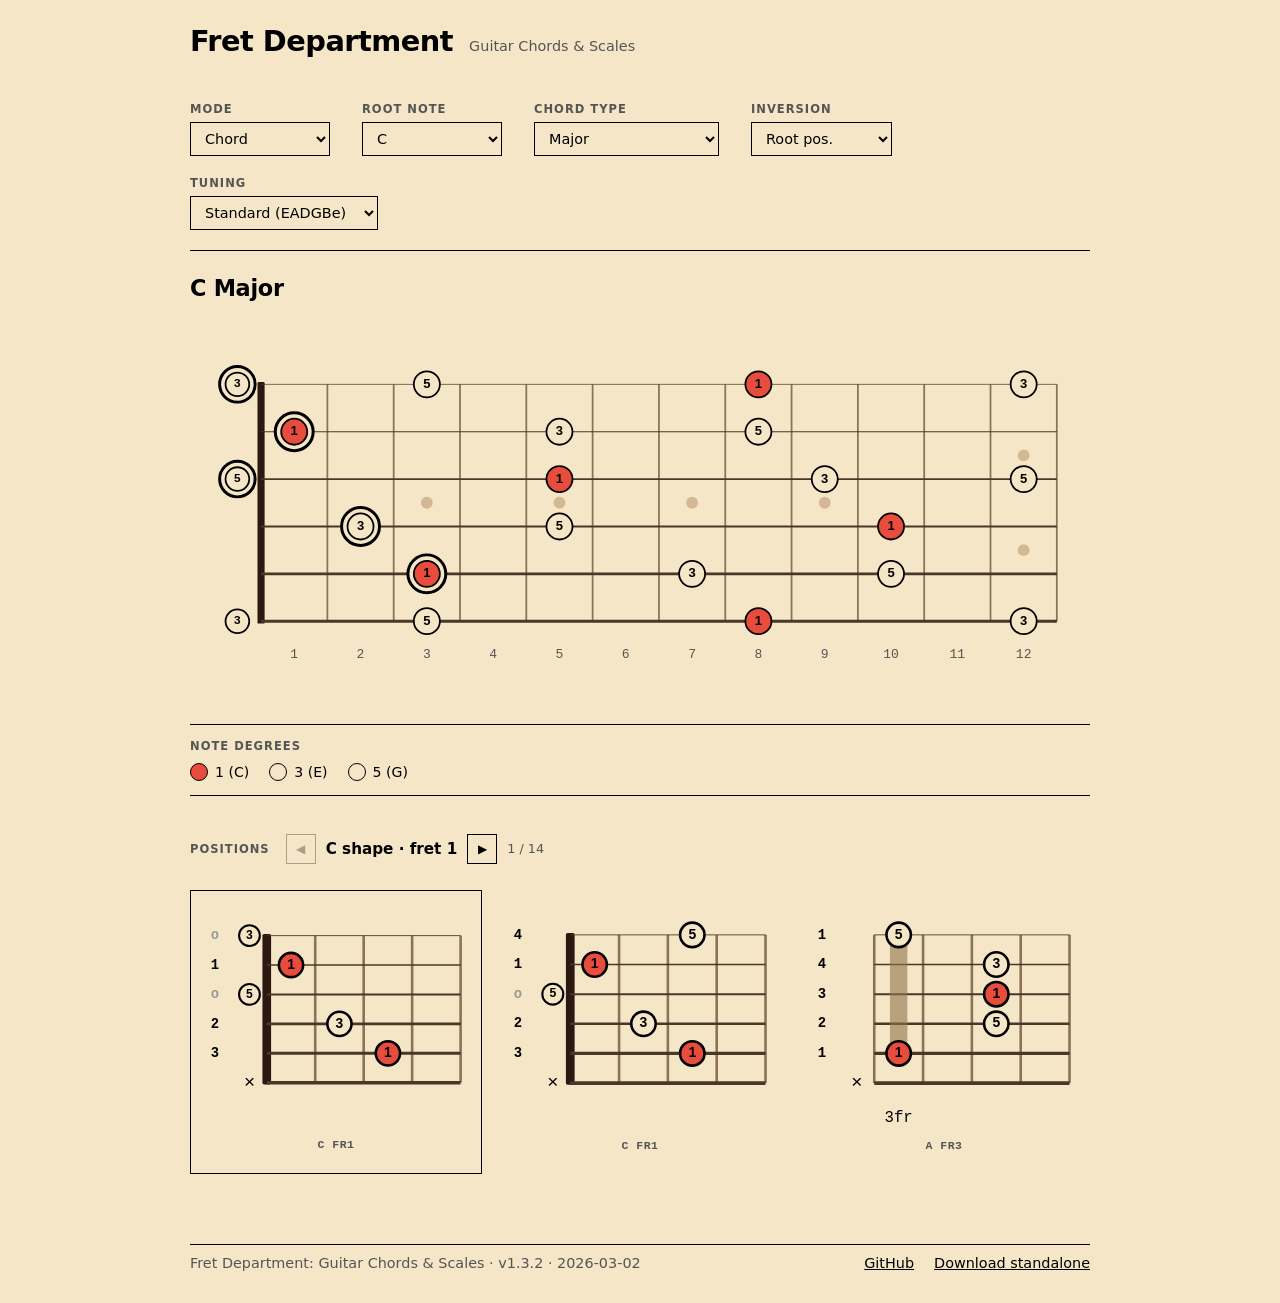
<file: index.html>
<!DOCTYPE html>
<html lang="en">
<head>
  <meta charset="UTF-8">
  <meta name="viewport" content="width=device-width, initial-scale=1.0">
  <title>Fret Department</title>
  <link rel="stylesheet" href="css/styles.css">
</head>
<body>

  <header>
    <h1>Fret Department</h1>
    <p class="subtitle">Guitar Chords &amp; Scales</p>
  </header>

  <!-- Control panel -->
  <section class="controls" aria-label="Controls">

    <!-- Mode -->
    <div class="control-group">
      <label for="sel-mode">Mode</label>
      <select id="sel-mode">
        <option value="chord">Chord</option>
        <option value="scale">Scale</option>
      </select>
    </div>

    <!-- Root note -->
    <div class="control-group">
      <label for="sel-root">Root note</label>
      <select id="sel-root"></select>
    </div>

    <!-- Chord selector (visible in chord mode) -->
    <div class="control-group" id="chord-row">
      <label for="sel-chord">Chord type</label>
      <select id="sel-chord"></select>
    </div>

    <!-- Scale selector (visible in scale mode) -->
    <div class="control-group" id="scale-row" style="display:none">
      <label for="sel-scale">Scale type</label>
      <select id="sel-scale"></select>
    </div>

    <!-- Inversion / slash chord (chord mode only) -->
    <div class="control-group" id="inversion-row">
      <label for="sel-inversion">Inversion</label>
      <select id="sel-inversion"></select>
    </div>

    <!-- Tuning -->
    <div class="control-group">
      <label for="sel-tuning">Tuning</label>
      <select id="sel-tuning"></select>
    </div>

  </section>

  <!-- Title -->
  <div class="display-title-wrap">
    <span id="display-title"></span>
  </div>

  <!-- Fretboard -->
  <div class="fretboard-card">
    <div id="fretboard"></div>
  </div>

  <!-- Legend -->
  <div class="legend-card">
    <div class="legend-heading">Note degrees</div>
    <div id="legend"></div>
  </div>

  <!-- Position navigator (chord mode only) -->
  <div id="position-nav" class="position-nav-card" style="display:none">
    <div class="pos-nav-header">
      <span class="pos-nav-title">Positions</span>
      <div class="pos-nav-controls">
        <button id="pos-prev" class="pos-btn" aria-label="Previous position">&#9664;</button>
        <span id="pos-label" class="pos-label"></span>
        <button id="pos-next" class="pos-btn" aria-label="Next position">&#9654;</button>
        <span id="pos-count" class="pos-count"></span>
      </div>
    </div>
  </div>

  <!-- Voicing gallery (chord mode only) -->
  <div id="voicing-gallery" class="voicing-gallery" style="display:none"></div>

  <!-- Scale position navigator (scale mode only) -->
  <div id="scale-position-nav" class="position-nav-card" style="display:none">
    <div class="pos-nav-header">
      <span class="pos-nav-title">Scale positions</span>
      <div class="pos-nav-controls">
        <button id="scale-pos-prev" class="pos-btn" aria-label="Previous position">&#9664;</button>
        <span id="scale-pos-label" class="pos-label"></span>
        <button id="scale-pos-next" class="pos-btn" aria-label="Next position">&#9654;</button>
        <span id="scale-pos-count" class="pos-count"></span>
      </div>
    </div>
  </div>

  <!-- Scale diagram gallery (scale mode only) -->
  <div id="scale-gallery" class="voicing-gallery" style="display:none"></div>

  <footer class="app-footer">
    <span class="footer-info">Fret Department: Guitar Chords &amp; Scales · v1.3.2 · 2026-03-02</span>
    <span class="footer-links">
      <a href="https://github.com/walkymatt/fret-dept" class="footer-download">GitHub</a>
      <a href="fret-department-standalone.html" download class="footer-download">Download standalone</a>
    </span>
  </footer>

  <!-- Single self-contained bundle: no import/export, works from file:// and HTTP -->
  <script src="bundle.js"></script>
</body>
</html>
</file>
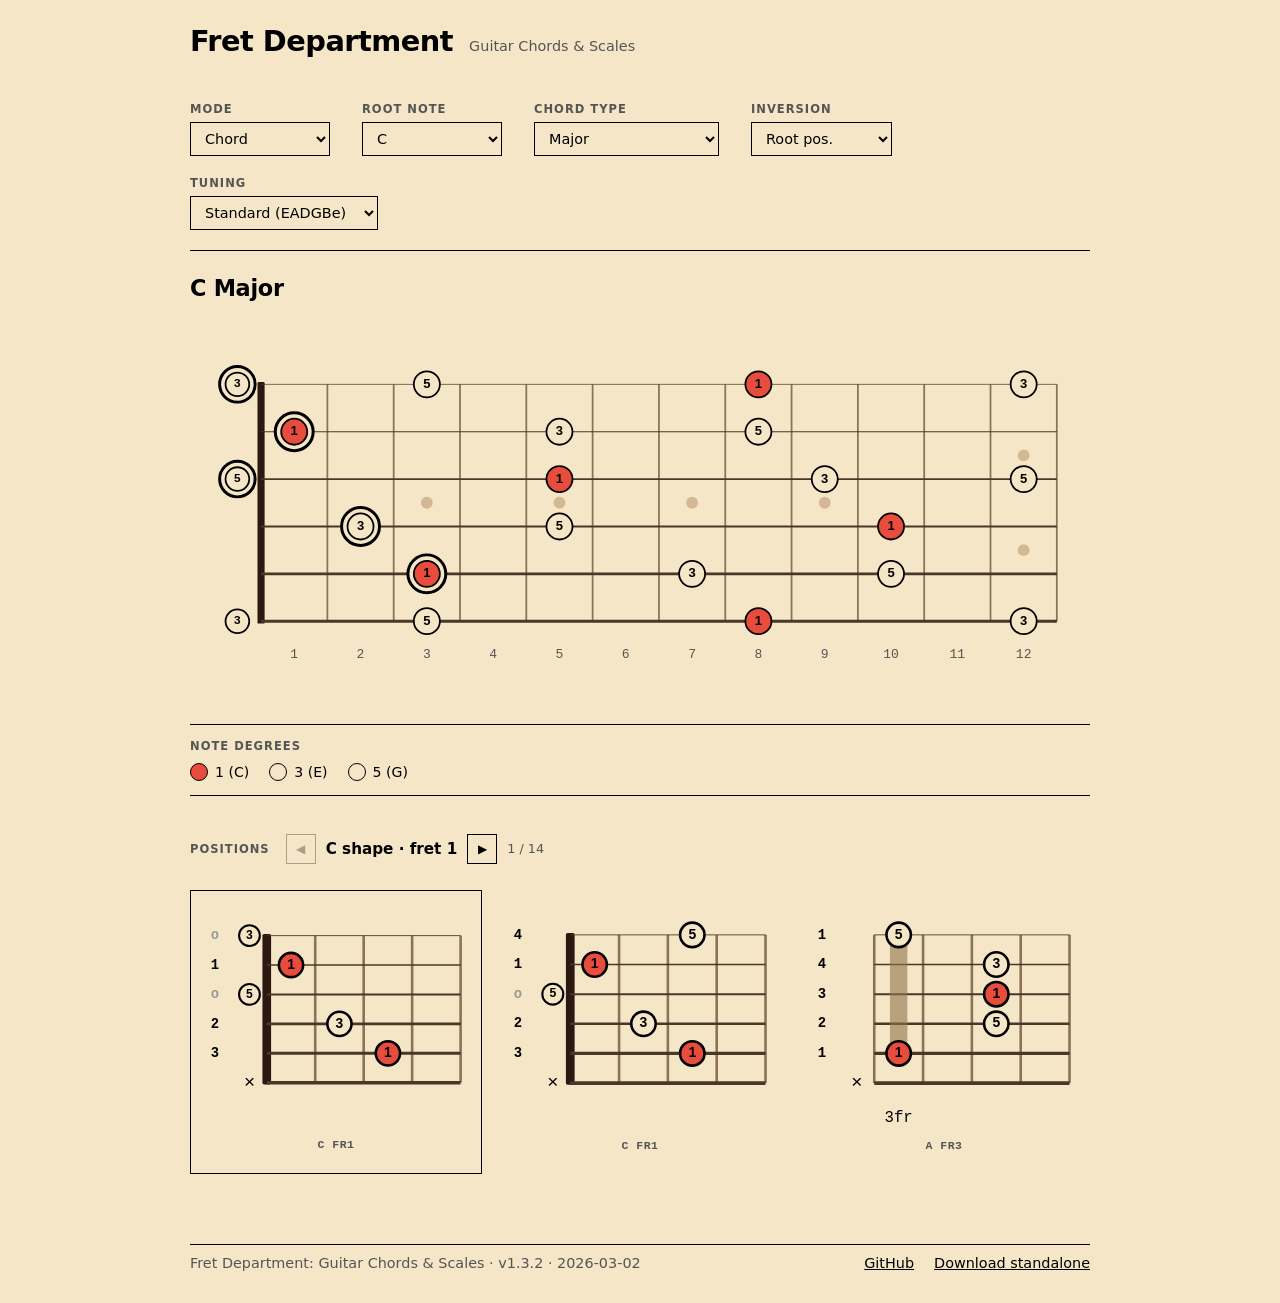
<file: fret-department-standalone.html>
<!DOCTYPE html>
<html lang="en">
<head>
  <meta charset="UTF-8">
  <meta name="viewport" content="width=device-width, initial-scale=1.0">
  <title>Fret Department</title>
<style>
/* ============================================================
   Guitar — minimal light theme
   ============================================================ */

*, *::before, *::after {
  box-sizing: border-box;
  margin: 0;
  padding: 0;
}

:root {
  --bg:       #f5e6c8;
  --text:     #000000;
  --text-dim: #555555;
  --accent:   #e74c3c;
  --font-ui:  'Segoe UI', system-ui, sans-serif;
  --font-mono:'Courier New', monospace;
}

html, body {
  height: 100%;
}

body {
  font-family: var(--font-ui);
  background: var(--bg);
  color: var(--text);
  display: flex;
  flex-direction: column;
  align-items: center;
  min-height: 100vh;
  padding: 24px 16px 80px;
}

/* ---- Header ---- */

header {
  width: 100%;
  max-width: 900px;
  margin-bottom: 24px;
  display: flex;
  align-items: baseline;
  gap: 16px;
}

header h1 {
  font-size: 1.8rem;
  font-weight: 700;
  letter-spacing: -0.5px;
  color: var(--text);
}

header p.subtitle {
  color: var(--text-dim);
  font-size: 0.9rem;
}

/* ---- Control panel ---- */

.controls {
  width: 100%;
  max-width: 900px;
  padding: 20px 0;
  display: flex;
  flex-wrap: wrap;
  gap: 20px 32px;
  align-items: flex-end;
  margin-bottom: 24px;
  border-bottom: 1px solid var(--text);
}

.control-group {
  display: flex;
  flex-direction: column;
  gap: 6px;
  min-width: 140px;
}

.control-group label {
  font-size: 0.72rem;
  text-transform: uppercase;
  letter-spacing: 1px;
  color: var(--text-dim);
  font-weight: 600;
}

select {
  background: var(--bg);
  color: var(--text);
  border: 1px solid var(--text);
  border-radius: 0;
  padding: 7px 10px;
  font-size: 0.9rem;
  font-family: var(--font-ui);
  cursor: pointer;
  outline: none;
  appearance: auto;
}

input[type="range"] {
  display: block;
  width: 100%;
  padding: 4px 0;
  accent-color: var(--accent);
  cursor: pointer;
  border: none;
  background: transparent;
}

.toggle-row {
  display: flex;
  align-items: center;
  gap: 8px;
  padding-bottom: 4px;
}

.toggle-row input[type="checkbox"] {
  accent-color: var(--accent);
  width: 16px;
  height: 16px;
  cursor: pointer;
}

.toggle-row label {
  font-size: 0.85rem;
  color: var(--text-dim);
  cursor: pointer;
  user-select: none;
}

/* ---- Display title ---- */

.display-title-wrap {
  width: 100%;
  max-width: 900px;
  margin-bottom: 12px;
}

#display-title {
  font-size: 1.4rem;
  font-weight: 600;
  color: var(--text);
  letter-spacing: -0.3px;
}

/* ---- Fretboard ---- */

.fretboard-card {
  width: 100%;
  max-width: 900px;
  padding: 24px 0 16px;
  overflow-x: auto;
  margin-bottom: 20px;
  min-height: 220px;
  flex-shrink: 0;
}

#fretboard {
  display: block;
  width: 100%;
  min-height: 180px;
}

#fretboard svg {
  display: block;
  width: 100%;
  height: auto;
  max-width: 100%;
}

/* ---- Legend ---- */

.legend-card {
  width: 100%;
  max-width: 900px;
  padding: 14px 0;
  border-top: 1px solid var(--text);
  border-bottom: 1px solid var(--text);
  margin-bottom: 24px;
}

.legend-heading {
  font-size: 0.72rem;
  text-transform: uppercase;
  letter-spacing: 1px;
  color: var(--text-dim);
  font-weight: 600;
  margin-bottom: 10px;
}

#legend {
  display: flex;
  flex-wrap: wrap;
  gap: 10px 20px;
}

.legend-item {
  display: inline-flex;
  align-items: center;
  gap: 7px;
  font-size: 0.88rem;
}

.legend-swatch {
  display: inline-block;
  width: 18px;
  height: 18px;
  border-radius: 50%;
  border: 1px solid var(--text);
  flex-shrink: 0;
}

.legend-label {
  color: var(--text);
}

/* ---- Position navigator ---- */

.position-nav-card {
  width: 100%;
  max-width: 900px;
  padding: 14px 0;
  margin-bottom: 12px;
}

.pos-nav-header {
  display: flex;
  align-items: center;
  gap: 16px;
  flex-wrap: wrap;
}

.pos-nav-title {
  font-size: 0.72rem;
  text-transform: uppercase;
  letter-spacing: 1px;
  color: var(--text-dim);
  font-weight: 600;
  white-space: nowrap;
}

.pos-nav-controls {
  display: flex;
  align-items: center;
  gap: 10px;
}

.pos-btn {
  background: var(--bg);
  color: var(--text);
  border: 1px solid var(--text);
  border-radius: 0;
  width: 30px;
  height: 30px;
  font-size: 0.75rem;
  cursor: pointer;
  display: flex;
  align-items: center;
  justify-content: center;
  line-height: 1;
  transition: background 0.1s, color 0.1s;
}

.pos-btn:hover:not(:disabled) {
  background: var(--text);
  color: var(--bg);
}

.pos-btn:disabled {
  opacity: 0.3;
  cursor: default;
}

.pos-label {
  font-size: 0.95rem;
  font-weight: 600;
  color: var(--text);
  min-width: 120px;
  text-align: center;
}

.pos-count {
  font-size: 0.8rem;
  color: var(--text-dim);
  white-space: nowrap;
}

/* ---- Voicing gallery ---- */

.voicing-gallery {
  width: 100%;
  max-width: 900px;
  display: flex;
  flex-wrap: nowrap;
  gap: 12px;
  margin-bottom: 24px;
  overflow-x: auto;
  scroll-snap-type: x mandatory;
  -webkit-overflow-scrolling: touch;
  padding-bottom: 6px;
  min-height: 290px;
  flex-shrink: 0;
}

.voicing-card {
  flex: 0 0 calc(33.333% - 8px);
  min-width: 0;
  min-height: 250px;
  padding: 10px 10px 6px;
  cursor: pointer;
  display: flex;
  flex-direction: column;
  align-items: center;
  gap: 4px;
  scroll-snap-align: start;
}

.voicing-card.active {
  border: 1px solid var(--text);
}

.voicing-diagram {
  min-height: 200px;
  width: 100%;
  display: flex;
  align-items: center;
  justify-content: center;
}

.voicing-diagram svg {
  display: block;
  width: 100%;
  height: auto;
}

.voicing-card-label {
  font-size: 0.72rem;
  text-transform: uppercase;
  letter-spacing: 0.5px;
  color: var(--text-dim);
  font-weight: 600;
  font-family: var(--font-mono);
}

/* ---- Responsive ---- */

@media (max-width: 640px) {
  header h1 { font-size: 1.4rem; }
  .controls { padding: 16px 0; gap: 16px; }
}

.app-footer {
  width: 100%;
  max-width: 900px;
  margin-top: 40px;
  border-top: 1px solid var(--text);
  padding: 10px 0 32px;
  font-size: 0.9rem;
  color: var(--text-dim);
  display: flex;
  justify-content: space-between;
  align-items: baseline;
}

.footer-links {
  display: flex;
  gap: 20px;
}

.footer-download {
  color: var(--text);
  text-decoration: underline;
  white-space: nowrap;
}

  </style>
  </head>
<body>

  <header>
    <h1>Fret Department</h1>
    <p class="subtitle">Guitar Chords &amp; Scales</p>
  </header>

  <!-- Control panel -->
  <section class="controls" aria-label="Controls">

    <!-- Mode -->
    <div class="control-group">
      <label for="sel-mode">Mode</label>
      <select id="sel-mode">
        <option value="chord">Chord</option>
        <option value="scale">Scale</option>
      </select>
    </div>

    <!-- Root note -->
    <div class="control-group">
      <label for="sel-root">Root note</label>
      <select id="sel-root"></select>
    </div>

    <!-- Chord selector (visible in chord mode) -->
    <div class="control-group" id="chord-row">
      <label for="sel-chord">Chord type</label>
      <select id="sel-chord"></select>
    </div>

    <!-- Scale selector (visible in scale mode) -->
    <div class="control-group" id="scale-row" style="display:none">
      <label for="sel-scale">Scale type</label>
      <select id="sel-scale"></select>
    </div>

    <!-- Inversion / slash chord (chord mode only) -->
    <div class="control-group" id="inversion-row">
      <label for="sel-inversion">Inversion</label>
      <select id="sel-inversion"></select>
    </div>

    <!-- Tuning -->
    <div class="control-group">
      <label for="sel-tuning">Tuning</label>
      <select id="sel-tuning"></select>
    </div>

  </section>

  <!-- Title -->
  <div class="display-title-wrap">
    <span id="display-title"></span>
  </div>

  <!-- Fretboard -->
  <div class="fretboard-card">
    <div id="fretboard"></div>
  </div>

  <!-- Legend -->
  <div class="legend-card">
    <div class="legend-heading">Note degrees</div>
    <div id="legend"></div>
  </div>

  <!-- Position navigator (chord mode only) -->
  <div id="position-nav" class="position-nav-card" style="display:none">
    <div class="pos-nav-header">
      <span class="pos-nav-title">Positions</span>
      <div class="pos-nav-controls">
        <button id="pos-prev" class="pos-btn" aria-label="Previous position">&#9664;</button>
        <span id="pos-label" class="pos-label"></span>
        <button id="pos-next" class="pos-btn" aria-label="Next position">&#9654;</button>
        <span id="pos-count" class="pos-count"></span>
      </div>
    </div>
  </div>

  <!-- Voicing gallery (chord mode only) -->
  <div id="voicing-gallery" class="voicing-gallery" style="display:none"></div>

  <!-- Scale position navigator (scale mode only) -->
  <div id="scale-position-nav" class="position-nav-card" style="display:none">
    <div class="pos-nav-header">
      <span class="pos-nav-title">Scale positions</span>
      <div class="pos-nav-controls">
        <button id="scale-pos-prev" class="pos-btn" aria-label="Previous position">&#9664;</button>
        <span id="scale-pos-label" class="pos-label"></span>
        <button id="scale-pos-next" class="pos-btn" aria-label="Next position">&#9654;</button>
        <span id="scale-pos-count" class="pos-count"></span>
      </div>
    </div>
  </div>

  <!-- Scale diagram gallery (scale mode only) -->
  <div id="scale-gallery" class="voicing-gallery" style="display:none"></div>

  <footer class="app-footer">
    <span class="footer-info">Fret Department: Guitar Chords &amp; Scales · v1.3.2 · 2026-03-02</span>
    <span class="footer-links">
      <a href="https://github.com/walkymatt/fret-dept" class="footer-download">GitHub</a>
      <a href="fret-department-standalone.html" download class="footer-download">Download standalone</a>
    </span>
  </footer>

<script>
// js/theory.js
var NOTE_NAMES_SHARP = ["C", "C#", "D", "D#", "E", "F", "F#", "G", "G#", "A", "A#", "B"];
var NOTE_NAMES_FLAT = ["C", "Db", "D", "Eb", "E", "F", "Gb", "G", "Ab", "A", "Bb", "B"];
var NOTE_NAME_TO_PC = (() => {
  const map = {};
  NOTE_NAMES_SHARP.forEach((n, i) => {
    map[n] = i;
  });
  NOTE_NAMES_FLAT.forEach((n, i) => {
    map[n] = i;
  });
  map["Cb"] = 11;
  map["Fb"] = 4;
  map["B#"] = 0;
  map["E#"] = 5;
  return map;
})();
function pitchClass(midi) {
  return (midi % 12 + 12) % 12;
}
function pcToName(pc, useFlats = false) {
  return useFlats ? NOTE_NAMES_FLAT[pc] : NOTE_NAMES_SHARP[pc];
}
function nameToPc(name) {
  const pc = NOTE_NAME_TO_PC[name];
  if (pc === undefined)
    throw new Error(`Unknown note name: "${name}"`);
  return pc;
}
function nameToMidi(noteName, oct) {
  return (oct + 1) * 12 + nameToPc(noteName);
}
var INTERVALS = Object.freeze({
  UNISON: 0,
  MINOR_SECOND: 1,
  MAJOR_SECOND: 2,
  MINOR_THIRD: 3,
  MAJOR_THIRD: 4,
  PERFECT_FOURTH: 5,
  TRITONE: 6,
  PERFECT_FIFTH: 7,
  MINOR_SIXTH: 8,
  MAJOR_SIXTH: 9,
  MINOR_SEVENTH: 10,
  MAJOR_SEVENTH: 11,
  OCTAVE: 12
});
var SCALES = Object.freeze({
  major: [0, 2, 4, 5, 7, 9, 11],
  natural_minor: [0, 2, 3, 5, 7, 8, 10],
  harmonic_minor: [0, 2, 3, 5, 7, 8, 11],
  melodic_minor: [0, 2, 3, 5, 7, 9, 11],
  pentatonic_major: [0, 2, 4, 7, 9],
  pentatonic_minor: [0, 3, 5, 7, 10],
  blues: [0, 3, 5, 6, 7, 10],
  dorian: [0, 2, 3, 5, 7, 9, 10],
  phrygian: [0, 1, 3, 5, 7, 8, 10],
  lydian: [0, 2, 4, 6, 7, 9, 11],
  mixolydian: [0, 2, 4, 5, 7, 9, 10],
  locrian: [0, 1, 3, 5, 6, 8, 10],
  whole_tone: [0, 2, 4, 6, 8, 10],
  diminished_wh: [0, 2, 3, 5, 6, 8, 9, 11],
  diminished_hw: [0, 1, 3, 4, 6, 7, 9, 10],
  phrygian_dominant: [0, 1, 4, 5, 7, 8, 10],
  double_harmonic_major: [0, 1, 4, 5, 7, 8, 11],
  double_harmonic_minor: [0, 2, 3, 6, 7, 8, 11]
});
var SCALE_LABELS = Object.freeze({
  major: "Major",
  natural_minor: "Natural Minor",
  harmonic_minor: "Harmonic Minor",
  melodic_minor: "Melodic Minor (asc.)",
  pentatonic_major: "Major Pentatonic",
  pentatonic_minor: "Minor Pentatonic",
  blues: "Blues",
  dorian: "Dorian",
  phrygian: "Phrygian",
  lydian: "Lydian",
  mixolydian: "Mixolydian",
  locrian: "Locrian",
  whole_tone: "Whole Tone",
  diminished_wh: "Diminished (W-H)",
  diminished_hw: "Diminished (H-W)",
  phrygian_dominant: "Phrygian Dominant",
  double_harmonic_major: "Double Harmonic Major",
  double_harmonic_minor: "Double Harmonic Minor"
});
function getScalePitchClasses(rootPc, scaleName) {
  const intervals = SCALES[scaleName];
  if (!intervals)
    throw new Error(`Unknown scale: "${scaleName}"`);
  return intervals.map((i) => (rootPc + i) % 12);
}
var CHORDS = Object.freeze({
  major: { intervals: [0, 4, 7], degrees: ["1", "3", "5"] },
  minor: { intervals: [0, 3, 7], degrees: ["1", "b3", "5"] },
  diminished: { intervals: [0, 3, 6], degrees: ["1", "b3", "b5"] },
  augmented: { intervals: [0, 4, 8], degrees: ["1", "3", "#5"] },
  sus2: { intervals: [0, 2, 7], degrees: ["1", "2", "5"] },
  sus4: { intervals: [0, 5, 7], degrees: ["1", "4", "5"] },
  dominant7: { intervals: [0, 4, 7, 10], degrees: ["1", "3", "5", "b7"] },
  major7: { intervals: [0, 4, 7, 11], degrees: ["1", "3", "5", "7"] },
  minor7: { intervals: [0, 3, 7, 10], degrees: ["1", "b3", "5", "b7"] },
  minorMajor7: { intervals: [0, 3, 7, 11], degrees: ["1", "b3", "5", "7"] },
  diminished7: { intervals: [0, 3, 6, 9], degrees: ["1", "b3", "b5", "bb7"] },
  halfDim7: { intervals: [0, 3, 6, 10], degrees: ["1", "b3", "b5", "b7"] },
  augmented7: { intervals: [0, 4, 8, 10], degrees: ["1", "3", "#5", "b7"] },
  dominant9: { intervals: [0, 4, 7, 10, 14], degrees: ["1", "3", "5", "b7", "9"] },
  major9: { intervals: [0, 4, 7, 11, 14], degrees: ["1", "3", "5", "7", "9"] },
  minor9: { intervals: [0, 3, 7, 10, 14], degrees: ["1", "b3", "5", "b7", "9"] },
  add9: { intervals: [0, 4, 7, 14], degrees: ["1", "3", "5", "9"] },
  dominant6: { intervals: [0, 4, 7, 9], degrees: ["1", "3", "5", "6"] },
  minor6: { intervals: [0, 3, 7, 9], degrees: ["1", "b3", "5", "6"] },
  power: { intervals: [0, 7], degrees: ["1", "5"] }
});
var CHORD_LABELS = Object.freeze({
  major: "Major",
  minor: "Minor",
  diminished: "Diminished",
  augmented: "Augmented",
  sus2: "Sus2",
  sus4: "Sus4",
  dominant7: "Dominant 7th",
  major7: "Major 7th",
  minor7: "Minor 7th",
  minorMajor7: "Minor/Major 7th",
  diminished7: "Diminished 7th",
  halfDim7: "Half-Diminished 7th",
  augmented7: "Augmented 7th",
  dominant9: "Dominant 9th",
  major9: "Major 9th",
  minor9: "Minor 9th",
  add9: "Add 9",
  dominant6: "Dominant 6th",
  minor6: "Minor 6th",
  power: "Power Chord"
});
function getChordPitchClasses(rootPc, chordName) {
  const chord = CHORDS[chordName];
  if (!chord)
    throw new Error(`Unknown chord: "${chordName}"`);
  return {
    pitchClasses: chord.intervals.map((i) => (rootPc + i) % 12),
    degrees: chord.degrees
  };
}

// js/fretboard.js
function parseTuning(spec) {
  if (!Array.isArray(spec) || spec.length !== 6) {
    throw new Error("Tuning must be an array of 6 values");
  }
  return spec.map((v) => {
    if (typeof v === "number")
      return v;
    if (typeof v === "string") {
      const match = v.match(/^([A-Ga-g][#b]?)(-?\d+)$/);
      if (!match)
        throw new Error(`Cannot parse note: "${v}"`);
      const noteName = match[1].charAt(0).toUpperCase() + match[1].slice(1);
      return nameToMidi(noteName, parseInt(match[2], 10));
    }
    throw new Error(`Invalid tuning value: ${v}`);
  });
}
var TUNINGS = Object.freeze({
  standard: ["E2", "A2", "D3", "G3", "B3", "E4"],
  drop_d: ["D2", "A2", "D3", "G3", "B3", "E4"],
  open_g: ["D2", "G2", "D3", "G3", "B3", "D4"],
  open_d: ["D2", "A2", "D3", "F#3", "A3", "D4"],
  open_e: ["E2", "B2", "E3", "G#3", "B3", "E4"],
  open_a: ["E2", "A2", "E3", "A3", "C#4", "E4"],
  dadgad: ["D2", "A2", "D3", "G3", "A3", "D4"],
  open_c: ["C2", "G2", "C3", "G3", "C4", "E4"],
  half_step_down: ["Eb2", "Ab2", "Db3", "Gb3", "Bb3", "Eb4"],
  full_step_down: ["D2", "G2", "C3", "F3", "A3", "D4"],
  drop_c: ["C2", "G2", "C3", "F3", "A3", "D4"]
});
var TUNING_LABELS = Object.freeze({
  standard: "Standard (EADGBe)",
  drop_d: "Drop D (DADGBe)",
  open_g: "Open G (DGDGBd)",
  open_d: "Open D (DADf#ad)",
  open_e: "Open E (EBEg#be)",
  open_a: "Open A (EAEAc#e)",
  dadgad: "DADGAD",
  open_c: "Open C (CGCGCe)",
  half_step_down: "Half Step Down (Eb)",
  full_step_down: "Full Step Down (D)",
  drop_c: "Drop C"
});
function buildFretboardMap(tuningSpec, maxFret = 12) {
  const openNotes = parseTuning(tuningSpec);
  return openNotes.map((open) => {
    const frets = [];
    for (let fret = 0;fret <= maxFret; fret++)
      frets.push(open + fret);
    return frets;
  });
}
function findPositions(targetPcs, tuningSpec, maxFret = 12) {
  const map = buildFretboardMap(tuningSpec, maxFret);
  const positions = [];
  map.forEach((stringFrets, strIdx) => {
    stringFrets.forEach((midi, fret) => {
      const pc = pitchClass(midi);
      const degreeIndex = targetPcs.indexOf(pc);
      if (degreeIndex !== -1) {
        positions.push({ string: strIdx + 1, fret, midi, pc, degreeIndex });
      }
    });
  });
  return positions;
}
function scoreVoicing(voicing, targetPcs, requiredBassPc = null) {
  const active = voicing.filter((v) => v !== null);
  if (active.length === 0)
    return 0;
  const presentPcs = new Set(active.map((v) => v.pc));
  for (const pc of targetPcs) {
    if (!presentPcs.has(pc))
      return 0;
  }
  const lowestIdx = voicing.findIndex((v) => v !== null);
  if (requiredBassPc !== null && voicing[lowestIdx].pc !== requiredBassPc)
    return 0;
  let score = 100 * targetPcs.length;
  score += active.length * 10;
  const frettedFrets = active.filter((v) => v.fret > 0).map((v) => v.fret);
  if (frettedFrets.length > 0) {
    const span = Math.max(...frettedFrets) - Math.min(...frettedFrets);
    if (span <= 3)
      score += 20;
    else if (span <= 4)
      score += 10;
  } else {
    score += 20;
  }
  if (lowestIdx !== -1) {
    if (requiredBassPc !== null) {
      score += 30;
    } else if (voicing[lowestIdx].degreeIndex === 0) {
      score += 30;
    }
  }
  let first = -1, last = -1;
  for (let i = 0;i < voicing.length; i++) {
    if (voicing[i] !== null) {
      if (first === -1)
        first = i;
      last = i;
    }
  }
  let hasGap = false;
  for (let i = first + 1;i < last; i++) {
    if (voicing[i] === null) {
      hasGap = true;
      break;
    }
  }
  if (!hasGap)
    score += 10;
  return score;
}
function findBestVoicingInWindow(targetPcs, tuningSpec, windowStart = 0, windowSize = 4, requiredBassPc = null) {
  const map = buildFretboardMap(tuningSpec, windowStart + windowSize);
  const candidates = map.map((stringFrets, strIdx) => {
    const hits = [];
    if (windowStart > 0 && stringFrets.length > 0) {
      let hasLocalHit = false;
      for (let f = windowStart;f < windowStart + windowSize && !hasLocalHit; f++) {
        if (f < stringFrets.length && targetPcs.includes(pitchClass(stringFrets[f])))
          hasLocalHit = true;
      }
      if (!hasLocalHit) {
        const pc = pitchClass(stringFrets[0]);
        const di = targetPcs.indexOf(pc);
        if (di !== -1)
          hits.push({ string: strIdx + 1, fret: 0, pc, degreeIndex: di });
      }
    }
    for (let fret = windowStart;fret < windowStart + windowSize; fret++) {
      if (fret >= stringFrets.length)
        break;
      const pc = pitchClass(stringFrets[fret]);
      const di = targetPcs.indexOf(pc);
      if (di !== -1) {
        hits.push({ string: strIdx + 1, fret, pc, degreeIndex: di });
      }
    }
    return [null, ...hits];
  });
  let bestVoicing = null;
  let bestScore = 0;
  const current = new Array(6);
  function recurse(strIdx) {
    if (strIdx === 6) {
      const score = scoreVoicing(current, targetPcs, requiredBassPc);
      if (score > bestScore) {
        bestScore = score;
        bestVoicing = [...current];
      }
      return;
    }
    for (const candidate of candidates[strIdx]) {
      current[strIdx] = candidate;
      recurse(strIdx + 1);
    }
  }
  recurse(0);
  return bestScore > 0 ? bestVoicing : null;
}
function findVoicingsAcrossNeck(targetPcs, tuningSpec, maxFret = 22, windowSize = 4, requiredBassPc = null) {
  const results = [];
  let lastFingerprint = null;
  for (let ws = 0;ws <= maxFret - windowSize; ws++) {
    const voicing = findBestVoicingInWindow(targetPcs, tuningSpec, ws, windowSize, requiredBassPc);
    if (!voicing)
      continue;
    const fingerprint = voicing.map((v) => v ? String(v.fret) : "x").join(",");
    if (fingerprint === lastFingerprint)
      continue;
    lastFingerprint = fingerprint;
    const score = scoreVoicing(voicing, targetPcs);
    const cagedShape = identifyCagedShape(voicing);
    results.push({ windowStart: ws, voicing, score, cagedShape });
  }
  return results;
}
function findScalePositions(targetPcs, tuningSpec, maxFret = 22) {
  const SPAN = 5;
  const map = buildFretboardMap(tuningSpec, maxFret);
  const lowE = map[0];
  const results = [];
  const seen = new Set;
  for (let anchor = 0;anchor <= Math.min(12, maxFret - SPAN + 1); anchor++) {
    if (targetPcs.indexOf(pitchClass(lowE[anchor])) === -1)
      continue;
    const raw = [];
    map.forEach((stringFrets, strIdx) => {
      for (let fret = anchor;fret < anchor + SPAN; fret++) {
        if (fret >= stringFrets.length)
          break;
        const pc = pitchClass(stringFrets[fret]);
        const di = targetPcs.indexOf(pc);
        if (di !== -1)
          raw.push({
            string: strIdx + 1,
            fret,
            pc,
            degreeIndex: di,
            midi: stringFrets[fret]
          });
      }
    });
    const dupePairs = [];
    for (let s = 1;s <= 5; s++) {
      const onS = raw.filter((n) => n.string === s);
      const onSp1 = raw.filter((n) => n.string === s + 1);
      for (const a of onS)
        for (const b of onSp1)
          if (a.midi === b.midi)
            dupePairs.push([a, b]);
    }
    let notes = null;
    let bestSpan = Infinity;
    for (let mask = 0;mask < 1 << dupePairs.length; mask++) {
      const toRemove = new Set;
      dupePairs.forEach(([lo, hi], i) => {
        toRemove.add(mask >> i & 1 ? lo : hi);
      });
      const candidate = raw.filter((n) => !toRemove.has(n));
      const present = new Set(candidate.map((n) => n.pc));
      if (!targetPcs.every((pc) => present.has(pc)))
        continue;
      const frets = candidate.map((n) => n.fret);
      const span = Math.max(...frets) - Math.min(...frets);
      if (span < bestSpan) {
        bestSpan = span;
        notes = candidate;
      }
    }
    if (!notes)
      continue;
    {
      const N = targetPcs.length;
      const byStr = new Map;
      notes.forEach((n) => {
        if (!byStr.has(n.string))
          byStr.set(n.string, []);
        byStr.get(n.string).push(n);
      });
      byStr.forEach((ns) => ns.sort((a, b) => a.fret - b.fret));
      const active = [1, 2, 3, 4, 5, 6].filter((s) => byStr.has(s));
      const connected = active.slice(0, -1).map((s, i) => {
        const last = byStr.get(s).at(-1).degreeIndex;
        const first = byStr.get(active[i + 1])[0].degreeIndex;
        return first === (last + 1) % N;
      });
      let best = null, bestLen = 0;
      for (let i = 0;i < active.length; i++) {
        for (let j = i;j < active.length; j++) {
          if (j > i && !connected[j - 1])
            break;
          const run = active.slice(i, j + 1).flatMap((s) => byStr.get(s));
          const present = new Set(run.map((n) => n.pc));
          if (!targetPcs.every((pc) => present.has(pc)))
            continue;
          if (j - i + 1 > bestLen) {
            bestLen = j - i + 1;
            best = run;
          }
        }
      }
      if (!best)
        continue;
      notes = best;
    }
    const fp = notes.map((n) => `${n.string}:${n.fret}`).join(",");
    if (seen.has(fp))
      continue;
    seen.add(fp);
    const fretsUsed = notes.map((n) => n.fret);
    const windowStart = Math.min(...fretsUsed);
    const windowSize = Math.max(...fretsUsed) - windowStart + 1;
    results.push({ windowStart, windowSize, notes });
  }
  return results;
}
function identifyCagedShape(voicing) {
  let rootStrIdx = -1;
  for (let i = 0;i < voicing.length; i++) {
    if (voicing[i] !== null && voicing[i].degreeIndex === 0) {
      rootStrIdx = i;
      break;
    }
  }
  if (rootStrIdx === -1)
    return null;
  if (rootStrIdx === 0) {
    const aStr = voicing[1];
    if (aStr !== null && aStr.degreeIndex === 2)
      return "E";
    if (aStr !== null && aStr.degreeIndex === 1)
      return "G";
    if (voicing[1] === null && voicing[5] !== null && voicing[5].degreeIndex === 0)
      return "G";
    return "E";
  }
  if (rootStrIdx === 1 && voicing[0] === null) {
    const inner = [voicing[2], voicing[3], voicing[4]].filter(Boolean);
    if (inner.length >= 2) {
      const allSameFret = inner.every((v) => v.fret === inner[0].fret);
      return allSameFret ? "A" : "C";
    }
    return "A";
  }
  if (rootStrIdx === 2 && voicing[0] === null && voicing[1] === null) {
    const top4 = [voicing[2], voicing[3], voicing[4], voicing[5]].filter(Boolean);
    if (top4.length === 0)
      return null;
    const minTop4 = Math.min(...top4.map((v) => v.fret));
    return voicing[2].fret > minTop4 ? "E" : "D";
  }
  return null;
}

// js/renderer.js
var DEFAULTS = {
  maxFret: 12,
  stringCount: 6,
  marginTop: 40,
  marginLeft: 60,
  marginRight: 28,
  marginBottom: 56,
  fretWidth: 56,
  stringSpacing: 40,
  dotRadius: 11,
  nutWidth: 6,
  fretLineWidth: 1.5,
  openDotRadius: 10,
  degreeColors: [
    "#e74c3c",
    "#f5e6c8",
    "#f5e6c8",
    "#f5e6c8",
    "#f5e6c8",
    "#f5e6c8",
    "#f5e6c8",
    "#f5e6c8",
    "#f5e6c8",
    "#f5e6c8"
  ],
  fretboardColor: "#f5e6c8",
  fretColor: "#8b7355",
  stringColor: "#4a3728",
  nutColor: "#2c1810",
  markerColor: "#d4b896",
  labelColor: "#000000"
};
var INLAY_FRETS = [3, 5, 7, 9, 12];
var DOUBLE_INLAY_FRET = 12;
function stringY(s, strCount, cfg) {
  return cfg.marginTop + (strCount - 1 - s) * cfg.stringSpacing;
}
function degreeColor(index, cfg) {
  return cfg.degreeColors[index % cfg.degreeColors.length];
}
function ns(tag) {
  return document.createElementNS("http://www.w3.org/2000/svg", tag);
}
function attrs(el, map) {
  for (const [k, v] of Object.entries(map))
    el.setAttribute(k, v);
  return el;
}
function svgRect(parent, x, y, w, h, extra = {}) {
  parent.appendChild(attrs(ns("rect"), { x, y, width: w, height: h, ...extra }));
}
function svgCircle(parent, cx, cy, r, extra = {}) {
  parent.appendChild(attrs(ns("circle"), { cx, cy, r, ...extra }));
}
function svgLine(parent, x1, y1, x2, y2, extra = {}) {
  parent.appendChild(attrs(ns("line"), { x1, y1, x2, y2, ...extra }));
}
function svgText(parent, x, y, content, extra = {}) {
  const el = attrs(ns("text"), { x, y, ...extra });
  el.textContent = content;
  parent.appendChild(el);
}
function renderFretboard(container, positions, degreeLabels = [], opts = {}) {
  const cfg = Object.assign({}, DEFAULTS, opts);
  const strCount = cfg.stringCount;
  const fretCount = cfg.maxFret;
  const boardWidth = fretCount * cfg.fretWidth;
  const boardHeight = (strCount - 1) * cfg.stringSpacing;
  const svgW = cfg.marginLeft + boardWidth + cfg.marginRight;
  const svgH = cfg.marginTop + boardHeight + cfg.marginBottom;
  const svg = attrs(ns("svg"), {
    viewBox: `0 0 ${svgW} ${svgH}`,
    width: svgW,
    height: svgH,
    preserveAspectRatio: "xMidYMid meet"
  });
  svgRect(svg, cfg.marginLeft, cfg.marginTop, boardWidth, boardHeight, { fill: cfg.fretboardColor, rx: 2 });
  INLAY_FRETS.forEach((f) => {
    if (f > fretCount)
      return;
    const cx = cfg.marginLeft + (f - 0.5) * cfg.fretWidth;
    if (f === DOUBLE_INLAY_FRET) {
      svgCircle(svg, cx, cfg.marginTop + 1.5 * cfg.stringSpacing, 5, { fill: cfg.markerColor });
      svgCircle(svg, cx, cfg.marginTop + boardHeight - 1.5 * cfg.stringSpacing, 5, { fill: cfg.markerColor });
    } else {
      svgCircle(svg, cx, cfg.marginTop + boardHeight / 2, 5, { fill: cfg.markerColor });
    }
  });
  for (let f = 1;f <= fretCount; f++) {
    const x = cfg.marginLeft + f * cfg.fretWidth;
    svgLine(svg, x, cfg.marginTop, x, cfg.marginTop + boardHeight, { stroke: cfg.fretColor, "stroke-width": cfg.fretLineWidth });
  }
  svgRect(svg, cfg.marginLeft - cfg.nutWidth / 2, cfg.marginTop - 2, cfg.nutWidth, boardHeight + 4, { fill: cfg.nutColor, rx: 1 });
  for (let s = 0;s < strCount; s++) {
    const y = stringY(s, strCount, cfg);
    const thickness = 0.6 + (strCount - 1 - s) / (strCount - 1) * 2;
    svgLine(svg, cfg.marginLeft, y, cfg.marginLeft + boardWidth, y, { stroke: cfg.stringColor, "stroke-width": thickness });
  }
  for (let f = 1;f <= fretCount; f++) {
    svgText(svg, cfg.marginLeft + (f - 0.5) * cfg.fretWidth, cfg.marginTop + boardHeight + Math.round(cfg.marginBottom / 2), String(f), {
      "text-anchor": "middle",
      "dominant-baseline": "middle",
      "font-size": "11",
      "font-family": "monospace",
      fill: "#555"
    });
  }
  const openByString = new Map;
  const fretted = [];
  positions.forEach((pos) => {
    if (pos.fret === 0) {
      if (!openByString.has(pos.string))
        openByString.set(pos.string, pos);
    } else {
      fretted.push(pos);
    }
  });
  const activeKeys = cfg.activeKeys instanceof Set ? cfg.activeKeys : new Set;
  const activeRingColor = cfg.activeRingColor ?? "#000000";
  openByString.forEach((pos, strNum) => {
    const x = cfg.marginLeft - cfg.nutWidth - cfg.openDotRadius - 4;
    const y = stringY(strNum - 1, strCount, cfg);
    const color = degreeColor(pos.degreeIndex, cfg);
    const active = activeKeys.has(`${pos.string}:${pos.fret}`);
    if (active) {
      svgCircle(svg, x, y, cfg.openDotRadius + 5, { fill: cfg.fretboardColor, stroke: "none" });
      svgCircle(svg, x, y, cfg.openDotRadius + 5, { fill: "none", stroke: activeRingColor, "stroke-width": 2.5 });
    }
    svgCircle(svg, x, y, cfg.openDotRadius, { fill: color, stroke: "#000", "stroke-width": 1.5 });
    svgText(svg, x, y, degreeLabels[pos.degreeIndex] ?? "", {
      "text-anchor": "middle",
      "dominant-baseline": "middle",
      "font-size": "10",
      "font-family": "sans-serif",
      "font-weight": "bold",
      fill: cfg.labelColor
    });
  });
  fretted.forEach((pos) => {
    const x = cfg.marginLeft + (pos.fret - 0.5) * cfg.fretWidth;
    const y = stringY(pos.string - 1, strCount, cfg);
    const color = degreeColor(pos.degreeIndex, cfg);
    const active = activeKeys.has(`${pos.string}:${pos.fret}`);
    if (active) {
      svgCircle(svg, x, y, cfg.dotRadius + 5, { fill: cfg.fretboardColor, stroke: "none" });
      svgCircle(svg, x, y, cfg.dotRadius + 5, { fill: "none", stroke: activeRingColor, "stroke-width": 2.5 });
    }
    svgCircle(svg, x, y, cfg.dotRadius, { fill: color, stroke: "#000", "stroke-width": 1.5 });
    svgText(svg, x, y, degreeLabels[pos.degreeIndex] ?? "", {
      "text-anchor": "middle",
      "dominant-baseline": "middle",
      "font-size": "11",
      "font-family": "sans-serif",
      "font-weight": "bold",
      fill: cfg.labelColor
    });
  });
  container.innerHTML = "";
  container.appendChild(svg);
}
function renderChordDiagram(container, voicing, degreeLabels = [], opts = {}) {
  const cfg = Object.assign({}, DEFAULTS, opts);
  const STRINGS = 6;
  const FRETS = 4;
  const FW = 28;
  const SS = 17;
  const DR = 7;
  const NW = 5;
  const mTop = 20;
  const mRight = 6;
  const mBottom = 30;
  const fingering = opts.fingering ?? null;
  const FCOL_W = fingering ? 16 : 0;
  const mLeft = 22 + FCOL_W;
  const boardW = FRETS * FW;
  const boardH = (STRINGS - 1) * SS;
  const svgW = mLeft + boardW + mRight;
  const svgH = mTop + boardH + mBottom;
  const strY = (s) => mTop + (STRINGS - 1 - s) * SS;
  let minFret = Infinity;
  let maxFret = 0;
  let hasOpenStrings = false;
  for (const v of voicing) {
    if (v === null)
      continue;
    if (v.fret === 0) {
      hasOpenStrings = true;
      continue;
    }
    if (v.fret < minFret)
      minFret = v.fret;
    if (v.fret > maxFret)
      maxFret = v.fret;
  }
  if (minFret === Infinity)
    minFret = 0;
  if (hasOpenStrings && maxFret <= FRETS && minFret > 1)
    minFret = 1;
  const isOpen = minFret <= 1;
  const svg = attrs(ns("svg"), {
    viewBox: `0 0 ${svgW} ${svgH}`,
    preserveAspectRatio: "xMidYMid meet"
  });
  svgRect(svg, mLeft, mTop, boardW, boardH, { fill: cfg.fretboardColor, rx: 1 });
  if (isOpen) {
    svgRect(svg, mLeft - NW / 2, mTop - 1, NW, boardH + 2, { fill: cfg.nutColor, rx: 1 });
  } else {
    svgLine(svg, mLeft, mTop, mLeft, mTop + boardH, { stroke: cfg.fretColor, "stroke-width": 1.5 });
  }
  for (let f = 1;f <= FRETS; f++) {
    const x = mLeft + f * FW;
    svgLine(svg, x, mTop, x, mTop + boardH, { stroke: cfg.fretColor, "stroke-width": 1.5 });
  }
  for (let s = 0;s < STRINGS; s++) {
    const y = strY(s);
    const thickness = 0.5 + (STRINGS - 1 - s) / (STRINGS - 1) * 1.6;
    svgLine(svg, mLeft, y, mLeft + boardW, y, { stroke: cfg.stringColor, "stroke-width": thickness });
  }
  if (fingering?.barre) {
    const { fromString } = fingering.barre;
    const bx = mLeft + 0.5 * FW;
    const by1 = strY(STRINGS - 1);
    const by2 = strY(fromString - 1);
    const barreColor = fingering.semi ? "rgba(160,105,55,0.70)" : "rgba(143,118,75,0.60)";
    svgRect(svg, bx - 5, by1, 10, by2 - by1, { fill: barreColor, rx: 5 });
  }
  if (!isOpen) {
    svgText(svg, mLeft + FW * 0.5, mTop + boardH + 20, `${minFret}fr`, {
      "text-anchor": "middle",
      "dominant-baseline": "middle",
      "font-size": "9",
      "font-family": "monospace",
      fill: "#000"
    });
  }
  voicing.forEach((v, strIdx) => {
    const x = mLeft - 10;
    const y = strY(strIdx);
    if (v === null) {
      svgText(svg, x, y, "×", {
        "text-anchor": "middle",
        "dominant-baseline": "middle",
        "font-size": "11",
        "font-family": "sans-serif",
        fill: "#000"
      });
    } else if (v.fret === 0) {
      const color = degreeColor(v.degreeIndex, cfg);
      svgCircle(svg, x, y, 6, { fill: color, stroke: "#000", "stroke-width": 1.2 });
      svgText(svg, x, y, degreeLabels[v.degreeIndex] ?? "", {
        "text-anchor": "middle",
        "dominant-baseline": "middle",
        "font-size": "7",
        "font-family": "sans-serif",
        "font-weight": "bold",
        fill: cfg.labelColor
      });
    }
  });
  voicing.forEach((v, strIdx) => {
    if (v === null || v.fret === 0)
      return;
    const fretPos = v.fret - minFret;
    const x = mLeft + (fretPos + 0.5) * FW;
    const y = strY(strIdx);
    const color = degreeColor(v.degreeIndex, cfg);
    svgCircle(svg, x, y, DR, { fill: color, stroke: "#000", "stroke-width": 1.5 });
    svgText(svg, x, y, degreeLabels[v.degreeIndex] ?? "", {
      "text-anchor": "middle",
      "dominant-baseline": "middle",
      "font-size": "8",
      "font-family": "sans-serif",
      "font-weight": "bold",
      fill: cfg.labelColor
    });
  });
  if (fingering) {
    const COL_X = FCOL_W / 2;
    voicing.forEach((v, strIdx) => {
      const f = fingering.fingers[strIdx];
      if (f === null)
        return;
      svgText(svg, COL_X, strY(strIdx), f === 0 ? "o" : String(f), {
        "text-anchor": "middle",
        "dominant-baseline": "middle",
        "font-size": "8",
        "font-family": "monospace",
        "font-weight": "bold",
        fill: f === 0 ? "#999" : "#000"
      });
    });
  }
  container.innerHTML = "";
  container.appendChild(svg);
}
function renderScaleDiagram(container, notes, windowStart, windowSize) {
  const cfg = DEFAULTS;
  const STRINGS = 6;
  const FW = 26;
  const SS = 17;
  const DR = 6.5;
  const NW = 5;
  const mTop = 8;
  const mLeft = 10;
  const mRight = 8;
  const mBottom = 22;
  const hasOpen = windowStart === 0;
  const openW = hasOpen ? FW : 0;
  const FRETS = hasOpen ? windowSize - 1 : windowSize;
  const boardBgX = mLeft + openW;
  const boardW = FRETS * FW;
  const boardH = (STRINGS - 1) * SS;
  const svgW = mLeft + openW + boardW + mRight;
  const svgH = mTop + boardH + mBottom;
  const strY = (strIdx) => mTop + (STRINGS - 1 - strIdx) * SS;
  const noteX = (fret) => hasOpen ? mLeft + (fret + 0.5) * FW : mLeft + (fret - windowStart + 0.5) * FW;
  const svg = attrs(ns("svg"), {
    viewBox: `0 0 ${svgW} ${svgH}`,
    width: svgW,
    height: svgH,
    preserveAspectRatio: "xMidYMid meet"
  });
  svgRect(svg, mLeft, mTop, openW + boardW, boardH, { fill: cfg.fretboardColor });
  if (hasOpen) {
    svgRect(svg, boardBgX, mTop - 1, NW, boardH + 2, { fill: cfg.nutColor });
  } else if (windowStart <= 1) {
    svgRect(svg, mLeft, mTop - 1, NW, boardH + 2, { fill: cfg.nutColor });
  } else {
    svgLine(svg, mLeft, mTop, mLeft, mTop + boardH, { stroke: cfg.fretColor, "stroke-width": 1.5 });
  }
  for (let f = 1;f <= FRETS; f++) {
    svgLine(svg, boardBgX + f * FW, mTop, boardBgX + f * FW, mTop + boardH, { stroke: cfg.fretColor, "stroke-width": 1.5 });
  }
  for (let s = 0;s < STRINGS; s++) {
    svgLine(svg, mLeft, strY(s), mLeft + openW + boardW, strY(s), {
      stroke: cfg.stringColor,
      "stroke-width": (1.8 - s * 0.22).toFixed(2)
    });
  }
  if (!hasOpen) {
    svgText(svg, mLeft + FW * 0.5, mTop + boardH + 14, `${windowStart}fr`, {
      "text-anchor": "middle",
      "dominant-baseline": "middle",
      "font-size": "9",
      "font-family": "monospace",
      fill: "#000"
    });
  }
  notes.forEach((n) => {
    const x = noteX(n.fret);
    const y = strY(n.string - 1);
    const fill = degreeColor(n.degreeIndex, cfg);
    svgCircle(svg, x, y, DR, { fill, stroke: "#000", "stroke-width": 1.2 });
    svgText(svg, x, y, String(n.degreeIndex + 1), {
      "text-anchor": "middle",
      "dominant-baseline": "middle",
      "font-size": "8",
      "font-family": "sans-serif",
      "font-weight": "bold",
      fill: n.degreeIndex === 0 ? "#fff" : "#000"
    });
  });
  container.innerHTML = "";
  container.appendChild(svg);
}
function renderLegend(container, degreeLabels, noteNames = [], opts = {}) {
  const cfg = Object.assign({}, DEFAULTS, opts);
  container.innerHTML = "";
  degreeLabels.forEach((label, i) => {
    const item = document.createElement("span");
    item.className = "legend-item";
    const swatch = document.createElement("span");
    swatch.className = "legend-swatch";
    swatch.style.background = degreeColor(i, cfg);
    const lbl = document.createElement("span");
    lbl.className = "legend-label";
    lbl.textContent = noteNames[i] ? `${label} (${noteNames[i]})` : label;
    item.appendChild(swatch);
    item.appendChild(lbl);
    container.appendChild(item);
  });
}
// data/fingerings.json
var fingerings_default = {
  version: 1,
  format: {
    strings: "6-element array, index 0 = string 1 = low E, index 5 = string 6 = high e. Values: null = muted/not played; 0 = open string (open:true) or at barre reference fret (open:false); positive integer = fret number (open:true) or offset above barre reference fret (open:false).",
    fingers: "6-element array, same indexing. Values: null = muted; 0 = open string (no finger); 1-4 = finger (1=index, 2=middle, 3=ring, 4=pinky); 'T' = thumb over the neck.",
    barre: "null, or { finger, fromString, toString } where fromString/toString are 1-indexed (1=low E, 6=high e). Describes which finger lays flat across which string span at the barre reference fret.",
    open: "true = open-position chord; match by exact absolute fret values. false = moveable shape; match by normalising the voicing (subtract min fret) and comparing relative offsets.",
    difficulty_hints: "semi_barre field flags a barre with one open string inside the span — much harder than a clean barre, should carry a heavy difficulty penalty."
  },
  matching: {
    open_true: "If any string in the incoming voicing is at absolute fret 0, look only in open:true entries and match strings[] element-for-element (null==null, fret==fret).",
    open_false: "Otherwise compute minFret = min(non-null frets). Subtract minFret from every non-null fret to get a relative pattern. Match against open:false entries on that pattern.",
    no_match: "Fall through to the algorithmic finger-assignment if no entry matches."
  },
  shapes: [
    {
      id: "open-e-major",
      name: "E major",
      chordType: "major",
      tags: ["open", "caged-e"],
      open: true,
      strings: [0, 2, 2, 1, 0, 0],
      fingers: [0, 2, 3, 1, 0, 0],
      barre: null
    },
    {
      id: "open-e-minor",
      name: "E minor",
      chordType: "minor",
      tags: ["open", "caged-e"],
      open: true,
      strings: [0, 2, 2, 0, 0, 0],
      fingers: [0, 2, 3, 0, 0, 0],
      barre: null,
      notes: "Some players prefer index+middle (1,2) to keep ring free for Em7 variations."
    },
    {
      id: "open-e-dom7",
      name: "E7",
      chordType: "dom7",
      tags: ["open", "caged-e"],
      open: true,
      strings: [0, 2, 0, 1, 0, 0],
      fingers: [0, 2, 0, 1, 0, 0],
      barre: null
    },
    {
      id: "open-e-min7",
      name: "Em7",
      chordType: "min7",
      tags: ["open", "caged-e"],
      open: true,
      strings: [0, 2, 0, 0, 0, 0],
      fingers: [0, 2, 0, 0, 0, 0],
      barre: null,
      notes: "Minimal voicing: only the A string is fretted; D and G strings open provide the minor 7th and minor 3rd."
    },
    {
      id: "open-e-maj7",
      name: "Emaj7",
      chordType: "maj7",
      tags: ["open", "caged-e"],
      open: true,
      strings: [0, 2, 1, 1, 0, 0],
      fingers: [0, 3, 1, 2, 0, 0],
      barre: null,
      notes: "D and G strings at same fret: index on D (lower string), middle on G (higher string). Ring then reaches A at fret 2."
    },
    {
      id: "open-a-major",
      name: "A major",
      chordType: "major",
      tags: ["open", "caged-a"],
      open: true,
      strings: [null, 0, 2, 2, 2, 0],
      fingers: [null, 0, 1, 2, 3, 0],
      barre: null,
      notes: "Alternative: barre index across D/G/B strings. Alternative: middle+ring+pinky leaves index free for transitions."
    },
    {
      id: "open-a-minor",
      name: "A minor",
      chordType: "minor",
      tags: ["open", "caged-a"],
      open: true,
      strings: [null, 0, 2, 2, 1, 0],
      fingers: [null, 0, 3, 2, 1, 0],
      barre: null,
      notes: "Conventional fingering has ring on D and middle on G — opposite of the lower-string/lower-finger rule. Index on B at fret 1 is the anchor."
    },
    {
      id: "open-a-dom7",
      name: "A7",
      chordType: "dom7",
      tags: ["open", "caged-a"],
      open: true,
      strings: [null, 0, 2, 0, 2, 0],
      fingers: [null, 0, 1, 0, 2, 0],
      barre: null,
      notes: "D and B at same fret 2: index on D (lower string), middle on B (higher string)."
    },
    {
      id: "open-a-min7",
      name: "Am7",
      chordType: "min7",
      tags: ["open", "caged-a"],
      open: true,
      strings: [null, 0, 2, 0, 1, 0],
      fingers: [null, 0, 2, 0, 1, 0],
      barre: null,
      notes: "Index on B (fret 1), middle on D (fret 2). G and high e open."
    },
    {
      id: "open-a-maj7",
      name: "Amaj7",
      chordType: "maj7",
      tags: ["open", "caged-a"],
      open: true,
      strings: [null, 0, 2, 1, 2, 0],
      fingers: [null, 0, 2, 1, 3, 0],
      barre: null,
      notes: "Index on G (fret 1). D and B at fret 2: middle on D (lower string), ring on B (higher string)."
    },
    {
      id: "open-d-major",
      name: "D major",
      chordType: "major",
      tags: ["open", "caged-d"],
      open: true,
      strings: [null, null, 0, 2, 3, 2],
      fingers: [null, null, 0, 2, 3, 1],
      barre: null,
      notes: "Conventional fingering crosses the lower-string/lower-finger rule: index on high e (fret 2), middle on G (fret 2), ring on B (fret 3). This arch is comfortable and common."
    },
    {
      id: "open-d-minor",
      name: "D minor",
      chordType: "minor",
      tags: ["open", "caged-d"],
      open: true,
      strings: [null, null, 0, 2, 3, 1],
      fingers: [null, null, 0, 2, 3, 1],
      barre: null,
      notes: "Index on high e (fret 1), middle on G (fret 2), ring on B (fret 3)."
    },
    {
      id: "open-d-dom7",
      name: "D7",
      chordType: "dom7",
      tags: ["open", "caged-d"],
      open: true,
      strings: [null, null, 0, 2, 1, 2],
      fingers: [null, null, 0, 2, 1, 3],
      barre: null,
      notes: "Index on B (fret 1). G and high e at fret 2: middle on G (lower string), ring on high e (higher string)."
    },
    {
      id: "open-g-major",
      name: "G major",
      chordType: "major",
      tags: ["open", "caged-g"],
      open: true,
      strings: [3, 2, 0, 0, 0, 3],
      fingers: [3, 2, 0, 0, 0, 4],
      barre: null,
      notes: "Ring on low E (fret 3), middle on A (fret 2), pinky on high e (fret 3). Alternative thumb version: T on low E, index on A, middle on high e — frees ring+pinky but requires thumb-over technique."
    },
    {
      id: "open-g-dom7",
      name: "G7",
      chordType: "dom7",
      tags: ["open", "caged-g"],
      open: true,
      strings: [3, 2, 0, 0, 0, 1],
      fingers: [3, 2, 0, 0, 0, 1],
      barre: null,
      notes: "Index on high e (fret 1), middle on A (fret 2), ring on low E (fret 3)."
    },
    {
      id: "open-c-major",
      name: "C major",
      chordType: "major",
      tags: ["open", "caged-c"],
      open: true,
      strings: [null, 3, 2, 0, 1, 0],
      fingers: [null, 3, 2, 0, 1, 0],
      barre: null,
      notes: "Ring on A (fret 3), middle on D (fret 2), index on B (fret 1). Classic CAGED C shape."
    },
    {
      id: "open-c-maj7",
      name: "Cmaj7",
      chordType: "maj7",
      tags: ["open", "caged-c"],
      open: true,
      strings: [null, 3, 2, 0, 0, 0],
      fingers: [null, 3, 2, 0, 0, 0],
      barre: null,
      notes: "C major with B open as the major 7th. Ring on A, middle on D; G, B, high e all open."
    },
    {
      id: "open-c-dom7",
      name: "C7",
      chordType: "dom7",
      tags: ["open", "caged-c"],
      open: true,
      strings: [null, 3, 2, 3, 1, 0],
      fingers: [null, 3, 2, 4, 1, 0],
      barre: null,
      notes: "Index on B (fret 1), middle on D (fret 2). A and G both at fret 3: ring on A (lower string), pinky on G (higher string). High e open."
    },
    {
      id: "open-b-dom7",
      name: "B7",
      chordType: "dom7",
      tags: ["open"],
      open: true,
      strings: [null, 2, 1, 2, 0, 2],
      fingers: [null, 2, 1, 3, 0, 4],
      barre: null,
      notes: "Index on D (fret 1). A, G, and high e all at fret 2: middle on A (lowest of the three strings), ring on G, pinky on high e. B string open. The middle finger reaching down to A while index is on D is physically unusual but conventional for this chord."
    },
    {
      id: "open-e5",
      name: "E5 (power chord)",
      chordType: "power",
      tags: ["open", "power"],
      open: true,
      strings: [0, 2, 2, null, null, null],
      fingers: [0, 2, 3, null, null, null],
      barre: null,
      notes: "Low E open, middle on A (fret 2), ring on D (fret 2). G/B/high e muted with fretting-hand palm or simply not struck."
    },
    {
      id: "barre-e-major",
      name: "E-shape barre (major)",
      chordType: "major",
      tags: ["barre", "caged-e", "moveable"],
      open: false,
      strings: [0, 2, 2, 1, 0, 0],
      fingers: [1, 3, 4, 2, 1, 1],
      barre: { finger: 1, fromString: 1, toString: 6 },
      notes: "Full 6-string barre with index. Middle on G (rel+1), ring on A (rel+2), pinky on D (rel+2). B and high e held by barre. Covers F, F#, G, Ab, A, Bb, B etc."
    },
    {
      id: "barre-e-minor",
      name: "E-shape barre (minor)",
      chordType: "minor",
      tags: ["barre", "caged-e", "moveable"],
      open: false,
      strings: [0, 2, 2, 0, 0, 0],
      fingers: [1, 3, 4, 1, 1, 1],
      barre: { finger: 1, fromString: 1, toString: 6 },
      notes: "Full barre. Ring on A (rel+2), pinky on D (rel+2). G, B, high e, low E all held by barre index."
    },
    {
      id: "barre-e-dom7",
      name: "E-shape barre (dom7)",
      chordType: "dom7",
      tags: ["barre", "caged-e", "moveable"],
      open: false,
      strings: [0, 2, 0, 1, 0, 0],
      fingers: [1, 3, 1, 2, 1, 1],
      barre: { finger: 1, fromString: 1, toString: 6 },
      notes: "Full barre. Middle on G (rel+1), ring on A (rel+2). D string at barre fret (minor 7th) held by index barre."
    },
    {
      id: "barre-e-maj7",
      name: "E-shape barre (maj7)",
      chordType: "maj7",
      tags: ["barre", "caged-e", "moveable"],
      open: false,
      strings: [0, 2, 1, 1, 0, 0],
      fingers: [1, 4, 2, 3, 1, 1],
      barre: { finger: 1, fromString: 1, toString: 6 },
      notes: "Full barre. D and G both at rel+1: index(barre) covers everything at rel 0; middle on D (rel+1, lower string), ring on G (rel+1, higher string); pinky on A (rel+2)."
    },
    {
      id: "barre-a-major",
      name: "A-shape barre (major)",
      chordType: "major",
      tags: ["barre", "caged-a", "moveable"],
      open: false,
      strings: [null, 0, 2, 2, 2, 0],
      fingers: [null, 1, 2, 3, 4, 1],
      barre: { finger: 1, fromString: 2, toString: 6 },
      notes: "Low E muted (or optionally sounded as the 5th if it falls on a chord tone). 5-string barre with index across strings 2-6. Middle, ring, pinky on D/G/B at rel+2. Alternative: ring-finger barre across D/G/B leaving index free."
    },
    {
      id: "barre-a-minor",
      name: "A-shape barre (minor)",
      chordType: "minor",
      tags: ["barre", "caged-a", "moveable"],
      open: false,
      strings: [null, 0, 2, 2, 1, 0],
      fingers: [null, 1, 3, 4, 2, 1],
      barre: { finger: 1, fromString: 2, toString: 6 },
      notes: "5-string barre. Middle on B (rel+1), ring on D (rel+2), pinky on G (rel+2). A and high e held by barre."
    },
    {
      id: "barre-a-dom7",
      name: "A-shape barre (dom7)",
      chordType: "dom7",
      tags: ["barre", "caged-a", "moveable"],
      open: false,
      strings: [null, 0, 2, 0, 2, 0],
      fingers: [null, 1, 2, 1, 3, 1],
      barre: { finger: 1, fromString: 2, toString: 6 },
      notes: "5-string barre. A, G, high e held by index at barre fret. Middle on D (rel+2), ring on B (rel+2)."
    },
    {
      id: "barre-a-min7",
      name: "A-shape barre (min7)",
      chordType: "min7",
      tags: ["barre", "caged-a", "moveable"],
      open: false,
      strings: [null, 0, 2, 0, 1, 0],
      fingers: [null, 1, 3, 1, 2, 1],
      barre: { finger: 1, fromString: 2, toString: 6 },
      notes: "5-string barre. A, G, high e held by index. Middle on B (rel+1), ring on D (rel+2)."
    },
    {
      id: "barre-a-maj7",
      name: "A-shape barre (maj7)",
      chordType: "maj7",
      tags: ["barre", "caged-a", "moveable"],
      open: false,
      strings: [null, 0, 2, 1, 2, 0],
      fingers: [null, 1, 3, 2, 4, 1],
      barre: { finger: 1, fromString: 2, toString: 6 },
      notes: "5-string barre. Index holds A and high e. Middle on G (rel+1). D and B at rel+2: ring on D (lower string), pinky on B (higher string)."
    },
    {
      id: "barre-d-major",
      name: "D-shape barre (major)",
      chordType: "major",
      tags: ["barre", "caged-d", "moveable"],
      open: false,
      strings: [null, null, 0, 2, 3, 2],
      fingers: [null, null, 1, 2, 4, 3],
      barre: { finger: 1, fromString: 3, toString: 6 },
      notes: "4-string mini-barre with index across D/G/B/high-e. Middle on G (rel+2), ring on high e (rel+2), pinky on B (rel+3). Low E and A muted. Works cleanly above fret 5."
    },
    {
      id: "power-2string",
      name: "Power chord (2-string)",
      chordType: "power",
      tags: ["barre", "moveable", "power"],
      open: false,
      strings: [0, 2, null, null, null, null],
      fingers: [1, 3, null, null, null, null],
      barre: null,
      notes: "Index on low string (root), ring on next string (5th). Middle finger kept free — allows quick pinky reach for fills. G/B/high e muted by fretting hand."
    },
    {
      id: "power-3string",
      name: "Power chord with octave (3-string)",
      chordType: "power",
      tags: ["barre", "moveable", "power"],
      open: false,
      strings: [0, 2, 2, null, null, null],
      fingers: [1, 3, 4, null, null, null],
      barre: null,
      notes: "Index on root, ring on 5th (str+1), pinky on octave (str+2). Both upper strings at rel+2: ring on the lower (str+1), pinky on the higher (str+2)."
    }
  ]
};

// js/fingering.js
var SHAPES = fingerings_default.shapes;
function lookupFingering(voicing) {
  const frets = voicing.map((n) => n === null ? null : n.fret);
  const hasOpen = frets.some((f) => f === 0);
  if (hasOpen) {
    return SHAPES.find((s) => s.open && frets.every((f, i) => f === s.strings[i])) ?? null;
  }
  const nonNull = frets.filter((f) => f !== null);
  if (nonNull.length === 0)
    return null;
  const minFret = Math.min(...nonNull);
  const rel = frets.map((f) => f === null ? null : f - minFret);
  return SHAPES.find((s) => !s.open && rel.every((f, i) => f === s.strings[i])) ?? null;
}
function detectBarre(frets) {
  const frettedPairs = frets.map((f, i) => f !== null && f > 0 ? { str: i, fret: f } : null).filter(Boolean);
  if (frettedPairs.length < 2)
    return null;
  const minFret = Math.min(...frettedPairs.map((n) => n.fret));
  const atMin = frettedPairs.filter((n) => n.fret === minFret);
  if (atMin.length < 2)
    return null;
  const fromStr = Math.min(...atMin.map((n) => n.str));
  const toStr = Math.max(...atMin.map((n) => n.str));
  let internalOpens = 0;
  for (let i = fromStr + 1;i < toStr; i++) {
    if (frets[i] === 0)
      internalOpens++;
  }
  const above = frettedPairs.filter((n) => n.fret > minFret);
  if (above.length > 3)
    return null;
  return {
    fret: minFret,
    fromString: fromStr + 1,
    toString: toStr + 1,
    semi: internalOpens > 0
  };
}
function buildFingers(frets, barre) {
  const fingers = new Array(6).fill(null);
  frets.forEach((f, i) => {
    if (f === 0)
      fingers[i] = 0;
  });
  let notes = frets.map((f, i) => f !== null && f > 0 ? { str: i, fret: f } : null).filter(Boolean);
  let nextFinger = 1;
  if (barre) {
    const lo = barre.fromString - 1;
    const hi = barre.toString - 1;
    notes.forEach((n) => {
      if (n.fret === barre.fret && n.str >= lo && n.str <= hi) {
        fingers[n.str] = 1;
      }
    });
    notes = notes.filter((n) => !(n.fret === barre.fret && n.str >= lo && n.str <= hi));
    nextFinger = 2;
  }
  notes.sort((a, b) => a.fret !== b.fret ? a.fret - b.fret : a.str - b.str);
  let impossible = false;
  for (const n of notes) {
    if (nextFinger > 4) {
      impossible = true;
      break;
    }
    fingers[n.str] = nextFinger++;
  }
  return { fingers, impossible };
}
function algorithmicFingering(frets) {
  const frettedNotes = frets.map((f, i) => f !== null && f > 0 ? { str: i, fret: f } : null).filter(Boolean).sort((a, b) => a.fret !== b.fret ? a.fret - b.fret : a.str - b.str);
  if (frettedNotes.length <= 4) {
    const fingers2 = new Array(6).fill(null);
    frets.forEach((f, i) => {
      if (f === 0)
        fingers2[i] = 0;
    });
    frettedNotes.forEach((n, idx) => {
      fingers2[n.str] = idx + 1;
    });
    return { fingers: fingers2, barre: null, impossible: false, semi: false };
  }
  if (frets[0] !== null && frets[0] > 0 && frets[0] <= 5) {
    const rest = frettedNotes.filter((n) => n.str !== 0);
    if (rest.length <= 4) {
      const fingers2 = new Array(6).fill(null);
      frets.forEach((f, i) => {
        if (f === 0)
          fingers2[i] = 0;
      });
      fingers2[0] = "T";
      rest.forEach((n, idx) => {
        fingers2[n.str] = idx + 1;
      });
      return { fingers: fingers2, barre: null, impossible: false, semi: false };
    }
  }
  const barre = detectBarre(frets);
  if (barre && !barre.semi) {
    const { fingers: fingers2, impossible } = buildFingers(frets, barre);
    if (!impossible) {
      return {
        fingers: fingers2,
        barre: { finger: 1, fromString: barre.fromString, toString: barre.toString },
        impossible: false,
        semi: false
      };
    }
  }
  if (barre && barre.semi) {
    const { fingers: fingers2, impossible } = buildFingers(frets, barre);
    if (!impossible) {
      return {
        fingers: fingers2,
        barre: { finger: 1, fromString: barre.fromString, toString: barre.toString },
        impossible: false,
        semi: true
      };
    }
  }
  const fingers = new Array(6).fill(null);
  frets.forEach((f, i) => {
    if (f === 0)
      fingers[i] = 0;
    else if (f !== null)
      fingers[i] = "?";
  });
  return { fingers, barre: null, impossible: true, semi: false };
}
function computeDifficulty(frets, barre, semi, impossible) {
  if (impossible)
    return 5;
  const nonZero = frets.filter((f) => f !== null && f > 0);
  if (nonZero.length === 0)
    return 1;
  const minFret = Math.min(...nonZero);
  const maxFret = Math.max(...nonZero);
  const spread = maxFret - minFret;
  let score = 0;
  if (spread <= 1)
    score += 0;
  else if (spread <= 3)
    score += 1;
  else if (spread === 4)
    score += 2;
  else
    score += 3;
  if (barre) {
    const span = barre.toString - barre.fromString + 1;
    if (semi)
      score += 3;
    else if (span >= 5)
      score += 2;
    else
      score += 1;
  }
  const playedIdxs = frets.map((f, i) => f !== null ? i : -1).filter((i) => i >= 0);
  if (playedIdxs.length >= 2) {
    const lo = playedIdxs[0];
    const hi = playedIdxs[playedIdxs.length - 1];
    for (let i = lo + 1;i < hi; i++) {
      if (frets[i] === null)
        score += 0.5;
    }
  }
  if (minFret > 7)
    score -= 0.5;
  if (frets.some((f) => f === 0))
    score -= 0.5;
  return Math.max(1, Math.min(5, Math.round(score + 1)));
}
function assignFingering(voicing) {
  const shape = lookupFingering(voicing);
  if (shape) {
    const barre = shape.barre ?? null;
    const frets2 = voicing.map((n) => n === null ? null : n.fret);
    return {
      fingers: shape.fingers,
      barre,
      difficulty: computeDifficulty(frets2, barre, false, false),
      impossible: false,
      semi: false,
      source: "lookup"
    };
  }
  const frets = voicing.map((n) => n === null ? null : n.fret);
  const algo = algorithmicFingering(frets);
  return {
    fingers: algo.fingers,
    barre: algo.barre,
    difficulty: computeDifficulty(frets, algo.barre, algo.semi, algo.impossible),
    impossible: algo.impossible,
    semi: algo.semi,
    source: "algorithm"
  };
}

// js/app.js
var FRETBOARD_FRETS = 12;
var VOICING_FRETS = 22;
var state = {
  mode: "chord",
  rootName: "C",
  chordName: "major",
  scaleName: "major",
  tuningKey: "standard",
  inversion: 0,
  positionIndex: 0,
  voicings: [],
  scalePositionIndex: 0,
  scalePositions: []
};
function useFlats() {
  return state.rootName.includes("b");
}
function getChordScaleData() {
  const rootPc = nameToPc(state.rootName);
  const tuning = TUNINGS[state.tuningKey];
  let pitchClasses, degrees, displayTitle;
  if (state.mode === "chord") {
    ({ pitchClasses, degrees } = getChordPitchClasses(rootPc, state.chordName));
    displayTitle = `${state.rootName} ${CHORD_LABELS[state.chordName]}`;
    if (state.inversion > 0 && state.inversion < pitchClasses.length) {
      const bassName = pcToName(pitchClasses[state.inversion], useFlats());
      displayTitle += ` / ${bassName}`;
    }
  } else {
    pitchClasses = getScalePitchClasses(rootPc, state.scaleName);
    degrees = pitchClasses.map((_, i) => String(i + 1));
    displayTitle = `${state.rootName} ${SCALE_LABELS[state.scaleName]}`;
  }
  return { rootPc, tuning, pitchClasses, degrees, displayTitle };
}
function render() {
  try {
    const { tuning, pitchClasses, degrees, displayTitle } = getChordScaleData();
    const positions = findPositions(pitchClasses, tuning, FRETBOARD_FRETS);
    const noteNames = pitchClasses.map((pc) => pcToName(pc, useFlats()));
    let activeKeys;
    if (state.mode === "chord" && state.voicings.length > 0) {
      const voicing = state.voicings[state.positionIndex]?.voicing ?? [];
      activeKeys = new Set(voicing.filter(Boolean).map((v) => `${v.string}:${v.fret}`));
    } else if (state.mode === "scale" && state.scalePositions.length > 0) {
      const pos = state.scalePositions[state.scalePositionIndex];
      if (pos)
        activeKeys = new Set(pos.notes.map((n) => `${n.string}:${n.fret}`));
    }
    renderFretboard(document.getElementById("fretboard"), positions, degrees, { maxFret: FRETBOARD_FRETS, activeKeys });
    renderLegend(document.getElementById("legend"), degrees, noteNames);
    document.getElementById("display-title").textContent = displayTitle;
  } catch (e) {
    document.getElementById("fretboard").textContent = "render() error: " + e.message + " — " + e.stack;
    console.error("render() failed:", e);
  }
}
function fixImpossibleVoicing(voicing, requiredPcs, bassPc) {
  const patterns = [
    [5],
    [0],
    [5, 4],
    [0, 1],
    [5, 0],
    [5, 4, 0],
    [5, 0, 1],
    [5, 4, 3]
  ];
  for (const toMute of patterns) {
    const trimmed = voicing.map((v, i) => toMute.includes(i) ? null : v);
    const notes = trimmed.filter((v) => v !== null);
    if (notes.length < 3)
      continue;
    const present = new Set(notes.map((n) => n.pc));
    if (requiredPcs.some((pc) => !present.has(pc)))
      continue;
    if (bassPc !== null) {
      const lowest = trimmed.find((v) => v !== null);
      if (!lowest || lowest.pc !== bassPc)
        continue;
    }
    const f = assignFingering(trimmed);
    if (!f.impossible)
      return trimmed;
  }
  return null;
}
function computeVoicings() {
  if (state.mode !== "chord") {
    state.voicings = [];
    return;
  }
  const { pitchClasses, tuning } = getChordScaleData();
  const bassPc = state.inversion < pitchClasses.length ? pitchClasses[state.inversion] : null;
  const raw = findVoicingsAcrossNeck(pitchClasses, tuning, VOICING_FRETS, 4, bassPc);
  const seen = new Set;
  state.voicings = raw.map((v) => {
    const f = assignFingering(v.voicing);
    if (!f.impossible)
      return v;
    const fixed = fixImpossibleVoicing(v.voicing, pitchClasses, bassPc);
    if (fixed === null)
      return null;
    return { ...v, voicing: fixed, cagedShape: identifyCagedShape(fixed) };
  }).filter(Boolean).filter((v) => {
    const key = v.voicing.map((n) => n === null ? "x" : n.fret).join(",");
    if (seen.has(key))
      return false;
    seen.add(key);
    return true;
  });
  if (state.positionIndex >= state.voicings.length)
    state.positionIndex = 0;
}
function populateInversionSelect() {
  const el = document.getElementById("sel-inversion");
  if (!el)
    return;
  const { pitchClasses } = getChordScaleData();
  const flat = useFlats();
  const ordinals = ["Root pos.", "1st inv.", "2nd inv.", "3rd inv.", "4th inv."];
  el.innerHTML = "";
  pitchClasses.forEach((pc, i) => {
    const opt = document.createElement("option");
    opt.value = i;
    opt.textContent = i === 0 ? "Root pos." : `${ordinals[i]} (${state.rootName}/${pcToName(pc, flat)})`;
    if (i === state.inversion)
      opt.selected = true;
    el.appendChild(opt);
  });
}
function voicingMinFret(voicing) {
  let m = Infinity;
  for (const n of voicing)
    if (n !== null && n.fret > 0 && n.fret < m)
      m = n.fret;
  return m === Infinity ? 0 : m;
}
function renderPositionNav(scrollToActive = false) {
  const navEl = document.getElementById("position-nav");
  const galleryEl = document.getElementById("voicing-gallery");
  if (state.mode !== "chord") {
    navEl.style.display = "none";
    galleryEl.style.display = "none";
    return;
  }
  navEl.style.display = "";
  galleryEl.style.display = "";
  const { voicings, positionIndex } = state;
  const cur = voicings[positionIndex];
  const label = cur ? `${cur.cagedShape ? cur.cagedShape + " shape · " : ""}fret ${voicingMinFret(cur.voicing)}` : "No voicings found";
  document.getElementById("pos-label").textContent = label;
  document.getElementById("pos-count").textContent = voicings.length > 0 ? `${positionIndex + 1} / ${voicings.length}` : "";
  document.getElementById("pos-prev").disabled = positionIndex <= 0;
  document.getElementById("pos-next").disabled = positionIndex >= voicings.length - 1;
  const { degrees } = getChordScaleData();
  galleryEl.innerHTML = "";
  voicings.forEach((v, idx) => {
    const card = document.createElement("div");
    card.className = "voicing-card" + (idx === positionIndex ? " active" : "");
    const diagEl = document.createElement("div");
    diagEl.className = "voicing-diagram";
    const fingering = assignFingering(v.voicing);
    renderChordDiagram(diagEl, v.voicing, degrees, { fingering });
    const lbl = document.createElement("div");
    lbl.className = "voicing-card-label";
    const mf = voicingMinFret(v.voicing);
    lbl.textContent = v.cagedShape ? `${v.cagedShape}  fr${mf}` : `fr${mf}`;
    card.appendChild(diagEl);
    card.appendChild(lbl);
    card.addEventListener("click", () => {
      state.positionIndex = idx;
      render();
      renderPositionNav(true);
    });
    galleryEl.appendChild(card);
  });
  if (scrollToActive) {
    const active = galleryEl.querySelector(".voicing-card.active");
    if (active)
      active.scrollIntoView({ block: "nearest", inline: "nearest" });
  }
}
function computeScalePositions() {
  if (state.mode !== "scale") {
    state.scalePositions = [];
    return;
  }
  const { pitchClasses, tuning } = getChordScaleData();
  state.scalePositions = findScalePositions(pitchClasses, tuning, VOICING_FRETS);
  if (state.scalePositionIndex >= state.scalePositions.length)
    state.scalePositionIndex = 0;
}
function renderScaleNav(scrollToActive = false) {
  const navEl = document.getElementById("scale-position-nav");
  const galleryEl = document.getElementById("scale-gallery");
  if (state.mode !== "scale") {
    navEl.style.display = "none";
    galleryEl.style.display = "none";
    return;
  }
  navEl.style.display = "";
  galleryEl.style.display = "";
  const { scalePositions, scalePositionIndex } = state;
  const cur = scalePositions[scalePositionIndex];
  document.getElementById("scale-pos-label").textContent = cur ? `fret ${cur.windowStart}` : "No positions found";
  document.getElementById("scale-pos-count").textContent = scalePositions.length > 0 ? `${scalePositionIndex + 1} / ${scalePositions.length}` : "";
  document.getElementById("scale-pos-prev").disabled = scalePositionIndex <= 0;
  document.getElementById("scale-pos-next").disabled = scalePositionIndex >= scalePositions.length - 1;
  galleryEl.innerHTML = "";
  scalePositions.forEach((pos, idx) => {
    const card = document.createElement("div");
    card.className = "voicing-card" + (idx === scalePositionIndex ? " active" : "");
    const diagEl = document.createElement("div");
    diagEl.className = "voicing-diagram";
    renderScaleDiagram(diagEl, pos.notes, pos.windowStart, pos.windowSize);
    const lbl = document.createElement("div");
    lbl.className = "voicing-card-label";
    lbl.textContent = `fr${pos.windowStart}`;
    card.appendChild(diagEl);
    card.appendChild(lbl);
    card.addEventListener("click", () => {
      state.scalePositionIndex = idx;
      render();
      renderScaleNav(true);
    });
    galleryEl.appendChild(card);
  });
  if (scrollToActive) {
    const active = galleryEl.querySelector(".voicing-card.active");
    if (active)
      active.scrollIntoView({ block: "nearest", inline: "nearest" });
  }
}
function fullRefresh() {
  if (state.mode === "chord") {
    try {
      computeVoicings();
    } catch (e) {
      console.error("computeVoicings failed:", e);
      state.voicings = [];
    }
    populateInversionSelect();
  } else {
    try {
      computeScalePositions();
    } catch (e) {
      console.error("computeScalePositions failed:", e);
      state.scalePositions = [];
    }
  }
  render();
  setTimeout(() => {
    renderPositionNav();
    renderScaleNav();
  }, 0);
}
function populateSelect(el, entries, selected) {
  el.innerHTML = "";
  for (const [value, label] of entries) {
    const opt = document.createElement("option");
    opt.value = value;
    opt.textContent = label;
    if (value === selected)
      opt.selected = true;
    el.appendChild(opt);
  }
}
function updateModeUI() {
  const isChord = state.mode === "chord";
  document.getElementById("chord-row").style.display = isChord ? "" : "none";
  document.getElementById("scale-row").style.display = isChord ? "none" : "";
  document.getElementById("inversion-row").style.display = isChord ? "" : "none";
}
function init() {
  const elMode = document.getElementById("sel-mode");
  const elRoot = document.getElementById("sel-root");
  const elChord = document.getElementById("sel-chord");
  const elScale = document.getElementById("sel-scale");
  const elTuning = document.getElementById("sel-tuning");
  const elInversion = document.getElementById("sel-inversion");
  populateSelect(elRoot, NOTE_NAMES_SHARP.map((n) => [n, n]), state.rootName);
  populateSelect(elChord, Object.keys(CHORDS).map((k) => [k, CHORD_LABELS[k]]), state.chordName);
  populateSelect(elScale, Object.keys(SCALES).map((k) => [k, SCALE_LABELS[k]]), state.scaleName);
  populateSelect(elTuning, Object.keys(TUNINGS).map((k) => [k, TUNING_LABELS[k]]), state.tuningKey);
  elMode.addEventListener("change", () => {
    state.mode = elMode.value;
    state.positionIndex = 0;
    state.scalePositionIndex = 0;
    updateModeUI();
    fullRefresh();
  });
  elRoot.addEventListener("change", () => {
    state.rootName = elRoot.value;
    state.inversion = 0;
    state.positionIndex = 0;
    state.scalePositionIndex = 0;
    fullRefresh();
  });
  elChord.addEventListener("change", () => {
    state.chordName = elChord.value;
    state.inversion = 0;
    state.positionIndex = 0;
    fullRefresh();
  });
  elScale.addEventListener("change", () => {
    state.scaleName = elScale.value;
    state.scalePositionIndex = 0;
    fullRefresh();
  });
  elTuning.addEventListener("change", () => {
    state.tuningKey = elTuning.value;
    state.positionIndex = 0;
    state.scalePositionIndex = 0;
    fullRefresh();
  });
  elInversion.addEventListener("change", () => {
    state.inversion = parseInt(elInversion.value, 10);
    state.positionIndex = 0;
    try {
      computeVoicings();
    } catch (e) {
      console.error("computeVoicings failed:", e);
      state.voicings = [];
    }
    render();
    setTimeout(renderPositionNav, 0);
  });
  document.getElementById("pos-prev").addEventListener("click", () => {
    if (state.positionIndex > 0) {
      state.positionIndex--;
      render();
      renderPositionNav(true);
    }
  });
  document.getElementById("pos-next").addEventListener("click", () => {
    if (state.positionIndex < state.voicings.length - 1) {
      state.positionIndex++;
      render();
      renderPositionNav(true);
    }
  });
  document.getElementById("scale-pos-prev").addEventListener("click", () => {
    if (state.scalePositionIndex > 0) {
      state.scalePositionIndex--;
      render();
      renderScaleNav(true);
    }
  });
  document.getElementById("scale-pos-next").addEventListener("click", () => {
    if (state.scalePositionIndex < state.scalePositions.length - 1) {
      state.scalePositionIndex++;
      render();
      renderScaleNav(true);
    }
  });
  updateModeUI();
  fullRefresh();
}
document.addEventListener("DOMContentLoaded", () => {
  try {
    init();
  } catch (e) {
    document.getElementById("fretboard").textContent = "init() error: " + e.message + " — " + e.stack;
    console.error("init() failed:", e);
  }
});

  </script>
</body>
</html>
</file>
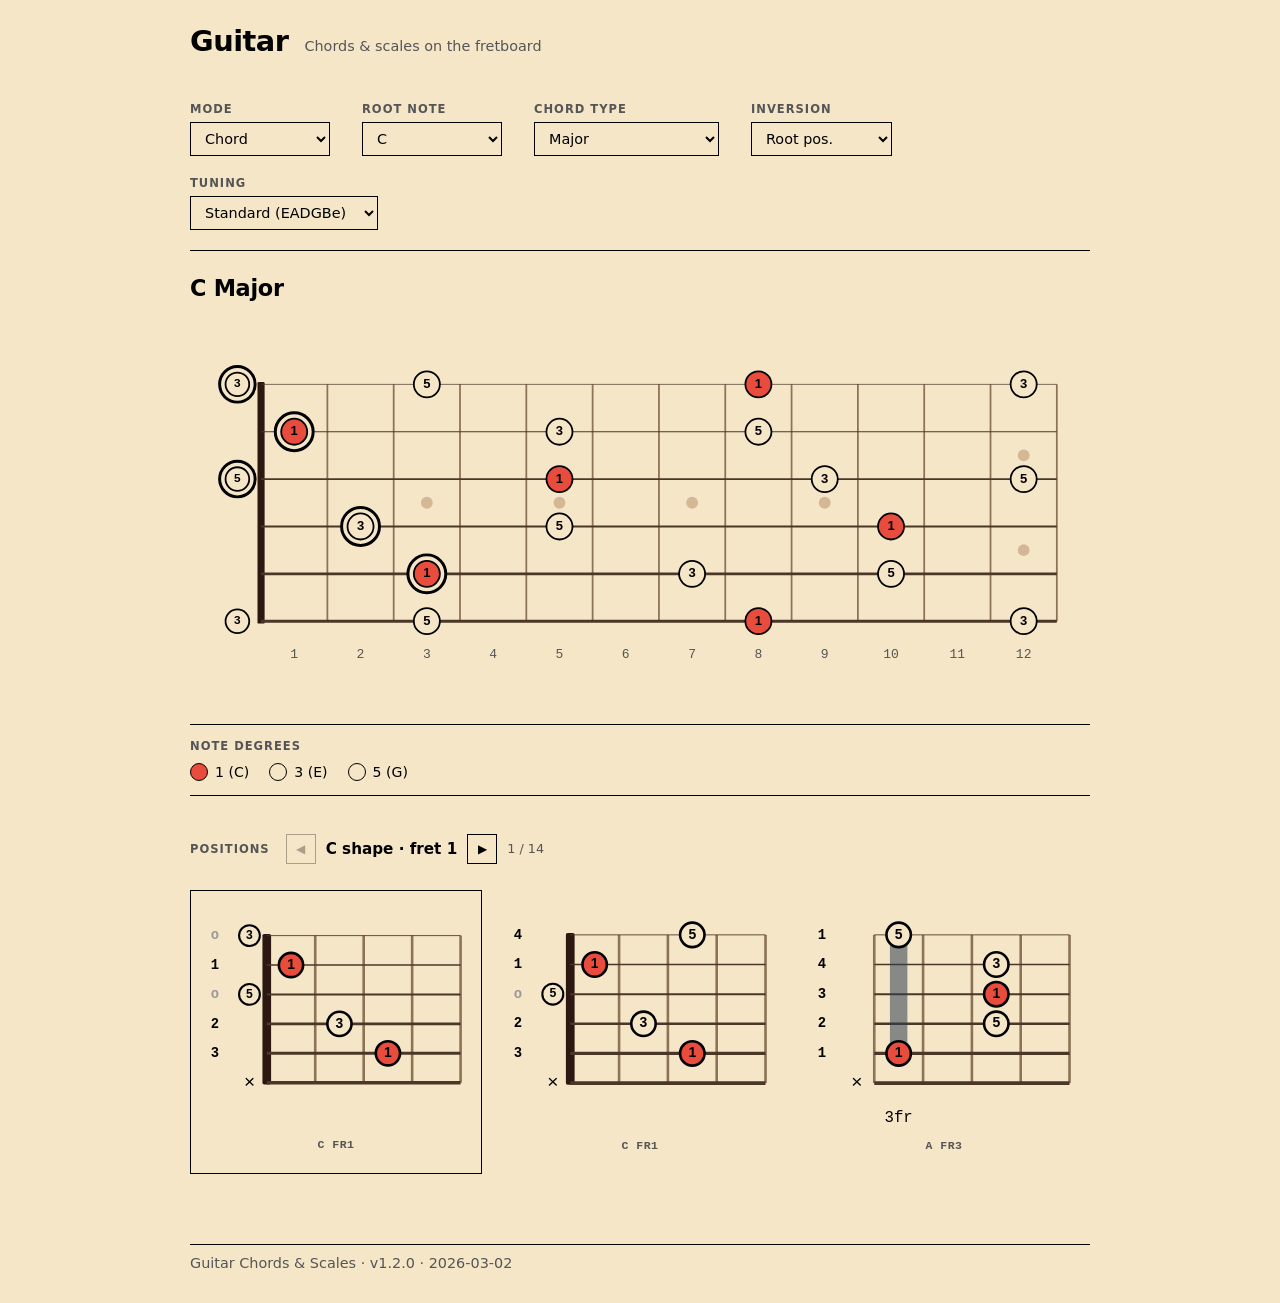
<file: guitar-standalone.html>
<!DOCTYPE html>
<html lang="en">
<head>
  <meta charset="UTF-8">
  <meta name="viewport" content="width=device-width, initial-scale=1.0">
  <title>Guitar — Chords & Scales</title>
<style>
/* ============================================================
   Guitar — minimal light theme
   ============================================================ */

*, *::before, *::after {
  box-sizing: border-box;
  margin: 0;
  padding: 0;
}

:root {
  --bg:       #f5e6c8;
  --text:     #000000;
  --text-dim: #555555;
  --accent:   #e74c3c;
  --font-ui:  'Segoe UI', system-ui, sans-serif;
  --font-mono:'Courier New', monospace;
}

html, body {
  height: 100%;
}

body {
  font-family: var(--font-ui);
  background: var(--bg);
  color: var(--text);
  display: flex;
  flex-direction: column;
  align-items: center;
  min-height: 100vh;
  padding: 24px 16px 80px;
}

/* ---- Header ---- */

header {
  width: 100%;
  max-width: 900px;
  margin-bottom: 24px;
  display: flex;
  align-items: baseline;
  gap: 16px;
}

header h1 {
  font-size: 1.8rem;
  font-weight: 700;
  letter-spacing: -0.5px;
  color: var(--text);
}

header p.subtitle {
  color: var(--text-dim);
  font-size: 0.9rem;
}

/* ---- Control panel ---- */

.controls {
  width: 100%;
  max-width: 900px;
  padding: 20px 0;
  display: flex;
  flex-wrap: wrap;
  gap: 20px 32px;
  align-items: flex-end;
  margin-bottom: 24px;
  border-bottom: 1px solid var(--text);
}

.control-group {
  display: flex;
  flex-direction: column;
  gap: 6px;
  min-width: 140px;
}

.control-group label {
  font-size: 0.72rem;
  text-transform: uppercase;
  letter-spacing: 1px;
  color: var(--text-dim);
  font-weight: 600;
}

select {
  background: var(--bg);
  color: var(--text);
  border: 1px solid var(--text);
  border-radius: 0;
  padding: 7px 10px;
  font-size: 0.9rem;
  font-family: var(--font-ui);
  cursor: pointer;
  outline: none;
  appearance: auto;
}

input[type="range"] {
  display: block;
  width: 100%;
  padding: 4px 0;
  accent-color: var(--accent);
  cursor: pointer;
  border: none;
  background: transparent;
}

.toggle-row {
  display: flex;
  align-items: center;
  gap: 8px;
  padding-bottom: 4px;
}

.toggle-row input[type="checkbox"] {
  accent-color: var(--accent);
  width: 16px;
  height: 16px;
  cursor: pointer;
}

.toggle-row label {
  font-size: 0.85rem;
  color: var(--text-dim);
  cursor: pointer;
  user-select: none;
}

/* ---- Display title ---- */

.display-title-wrap {
  width: 100%;
  max-width: 900px;
  margin-bottom: 12px;
}

#display-title {
  font-size: 1.4rem;
  font-weight: 600;
  color: var(--text);
  letter-spacing: -0.3px;
}

/* ---- Fretboard ---- */

.fretboard-card {
  width: 100%;
  max-width: 900px;
  padding: 24px 0 16px;
  overflow-x: auto;
  margin-bottom: 20px;
  min-height: 220px;
  flex-shrink: 0;
}

#fretboard {
  display: block;
  width: 100%;
  min-height: 180px;
}

#fretboard svg {
  display: block;
  width: 100%;
  height: auto;
  max-width: 100%;
}

/* ---- Legend ---- */

.legend-card {
  width: 100%;
  max-width: 900px;
  padding: 14px 0;
  border-top: 1px solid var(--text);
  border-bottom: 1px solid var(--text);
  margin-bottom: 24px;
}

.legend-heading {
  font-size: 0.72rem;
  text-transform: uppercase;
  letter-spacing: 1px;
  color: var(--text-dim);
  font-weight: 600;
  margin-bottom: 10px;
}

#legend {
  display: flex;
  flex-wrap: wrap;
  gap: 10px 20px;
}

.legend-item {
  display: inline-flex;
  align-items: center;
  gap: 7px;
  font-size: 0.88rem;
}

.legend-swatch {
  display: inline-block;
  width: 18px;
  height: 18px;
  border-radius: 50%;
  border: 1px solid var(--text);
  flex-shrink: 0;
}

.legend-label {
  color: var(--text);
}

/* ---- Position navigator ---- */

.position-nav-card {
  width: 100%;
  max-width: 900px;
  padding: 14px 0;
  margin-bottom: 12px;
}

.pos-nav-header {
  display: flex;
  align-items: center;
  gap: 16px;
  flex-wrap: wrap;
}

.pos-nav-title {
  font-size: 0.72rem;
  text-transform: uppercase;
  letter-spacing: 1px;
  color: var(--text-dim);
  font-weight: 600;
  white-space: nowrap;
}

.pos-nav-controls {
  display: flex;
  align-items: center;
  gap: 10px;
}

.pos-btn {
  background: var(--bg);
  color: var(--text);
  border: 1px solid var(--text);
  border-radius: 0;
  width: 30px;
  height: 30px;
  font-size: 0.75rem;
  cursor: pointer;
  display: flex;
  align-items: center;
  justify-content: center;
  line-height: 1;
  transition: background 0.1s, color 0.1s;
}

.pos-btn:hover:not(:disabled) {
  background: var(--text);
  color: var(--bg);
}

.pos-btn:disabled {
  opacity: 0.3;
  cursor: default;
}

.pos-label {
  font-size: 0.95rem;
  font-weight: 600;
  color: var(--text);
  min-width: 120px;
  text-align: center;
}

.pos-count {
  font-size: 0.8rem;
  color: var(--text-dim);
  white-space: nowrap;
}

/* ---- Voicing gallery ---- */

.voicing-gallery {
  width: 100%;
  max-width: 900px;
  display: flex;
  flex-wrap: nowrap;
  gap: 12px;
  margin-bottom: 24px;
  overflow-x: auto;
  scroll-snap-type: x mandatory;
  -webkit-overflow-scrolling: touch;
  padding-bottom: 6px;
  min-height: 290px;
  flex-shrink: 0;
}

.voicing-card {
  flex: 0 0 calc(33.333% - 8px);
  min-width: 0;
  min-height: 250px;
  padding: 10px 10px 6px;
  cursor: pointer;
  display: flex;
  flex-direction: column;
  align-items: center;
  gap: 4px;
  scroll-snap-align: start;
}

.voicing-card.active {
  border: 1px solid var(--text);
}

.voicing-diagram {
  min-height: 200px;
  width: 100%;
  display: flex;
  align-items: center;
  justify-content: center;
}

.voicing-diagram svg {
  display: block;
  width: 100%;
  height: auto;
}

.voicing-card-label {
  font-size: 0.72rem;
  text-transform: uppercase;
  letter-spacing: 0.5px;
  color: var(--text-dim);
  font-weight: 600;
  font-family: var(--font-mono);
}

/* ---- Responsive ---- */

@media (max-width: 640px) {
  header h1 { font-size: 1.4rem; }
  .controls { padding: 16px 0; gap: 16px; }
}

.app-footer {
  width: 100%;
  max-width: 900px;
  margin-top: 40px;
  border-top: 1px solid var(--text);
  padding: 10px 0 32px;
  font-size: 0.9rem;
  color: var(--text-dim);
  text-align: left;
}

  </style>
  </head>
<body>

  <header>
    <h1>Guitar</h1>
    <p class="subtitle">Chords &amp; scales on the fretboard</p>
  </header>

  <!-- Control panel -->
  <section class="controls" aria-label="Controls">

    <!-- Mode -->
    <div class="control-group">
      <label for="sel-mode">Mode</label>
      <select id="sel-mode">
        <option value="chord">Chord</option>
        <option value="scale">Scale</option>
      </select>
    </div>

    <!-- Root note -->
    <div class="control-group">
      <label for="sel-root">Root note</label>
      <select id="sel-root"></select>
    </div>

    <!-- Chord selector (visible in chord mode) -->
    <div class="control-group" id="chord-row">
      <label for="sel-chord">Chord type</label>
      <select id="sel-chord"></select>
    </div>

    <!-- Scale selector (visible in scale mode) -->
    <div class="control-group" id="scale-row" style="display:none">
      <label for="sel-scale">Scale type</label>
      <select id="sel-scale"></select>
    </div>

    <!-- Inversion / slash chord (chord mode only) -->
    <div class="control-group" id="inversion-row">
      <label for="sel-inversion">Inversion</label>
      <select id="sel-inversion"></select>
    </div>

    <!-- Tuning -->
    <div class="control-group">
      <label for="sel-tuning">Tuning</label>
      <select id="sel-tuning"></select>
    </div>

  </section>

  <!-- Title -->
  <div class="display-title-wrap">
    <span id="display-title"></span>
  </div>

  <!-- Fretboard -->
  <div class="fretboard-card">
    <div id="fretboard"></div>
  </div>

  <!-- Legend -->
  <div class="legend-card">
    <div class="legend-heading">Note degrees</div>
    <div id="legend"></div>
  </div>

  <!-- Position navigator (chord mode only) -->
  <div id="position-nav" class="position-nav-card" style="display:none">
    <div class="pos-nav-header">
      <span class="pos-nav-title">Positions</span>
      <div class="pos-nav-controls">
        <button id="pos-prev" class="pos-btn" aria-label="Previous position">&#9664;</button>
        <span id="pos-label" class="pos-label"></span>
        <button id="pos-next" class="pos-btn" aria-label="Next position">&#9654;</button>
        <span id="pos-count" class="pos-count"></span>
      </div>
    </div>
  </div>

  <!-- Voicing gallery (chord mode only) -->
  <div id="voicing-gallery" class="voicing-gallery" style="display:none"></div>

  <!-- Scale position navigator (scale mode only) -->
  <div id="scale-position-nav" class="position-nav-card" style="display:none">
    <div class="pos-nav-header">
      <span class="pos-nav-title">Scale positions</span>
      <div class="pos-nav-controls">
        <button id="scale-pos-prev" class="pos-btn" aria-label="Previous position">&#9664;</button>
        <span id="scale-pos-label" class="pos-label"></span>
        <button id="scale-pos-next" class="pos-btn" aria-label="Next position">&#9654;</button>
        <span id="scale-pos-count" class="pos-count"></span>
      </div>
    </div>
  </div>

  <!-- Scale diagram gallery (scale mode only) -->
  <div id="scale-gallery" class="voicing-gallery" style="display:none"></div>

  <footer class="app-footer">Guitar Chords &amp; Scales · v1.2.0 · 2026-03-02</footer>

<script>
// js/theory.js
var NOTE_NAMES_SHARP = ["C", "C#", "D", "D#", "E", "F", "F#", "G", "G#", "A", "A#", "B"];
var NOTE_NAMES_FLAT = ["C", "Db", "D", "Eb", "E", "F", "Gb", "G", "Ab", "A", "Bb", "B"];
var NOTE_NAME_TO_PC = (() => {
  const map = {};
  NOTE_NAMES_SHARP.forEach((n, i) => {
    map[n] = i;
  });
  NOTE_NAMES_FLAT.forEach((n, i) => {
    map[n] = i;
  });
  map["Cb"] = 11;
  map["Fb"] = 4;
  map["B#"] = 0;
  map["E#"] = 5;
  return map;
})();
function pitchClass(midi) {
  return (midi % 12 + 12) % 12;
}
function pcToName(pc, useFlats = false) {
  return useFlats ? NOTE_NAMES_FLAT[pc] : NOTE_NAMES_SHARP[pc];
}
function nameToPc(name) {
  const pc = NOTE_NAME_TO_PC[name];
  if (pc === undefined)
    throw new Error(`Unknown note name: "${name}"`);
  return pc;
}
function nameToMidi(noteName, oct) {
  return (oct + 1) * 12 + nameToPc(noteName);
}
var INTERVALS = Object.freeze({
  UNISON: 0,
  MINOR_SECOND: 1,
  MAJOR_SECOND: 2,
  MINOR_THIRD: 3,
  MAJOR_THIRD: 4,
  PERFECT_FOURTH: 5,
  TRITONE: 6,
  PERFECT_FIFTH: 7,
  MINOR_SIXTH: 8,
  MAJOR_SIXTH: 9,
  MINOR_SEVENTH: 10,
  MAJOR_SEVENTH: 11,
  OCTAVE: 12
});
var SCALES = Object.freeze({
  major: [0, 2, 4, 5, 7, 9, 11],
  natural_minor: [0, 2, 3, 5, 7, 8, 10],
  harmonic_minor: [0, 2, 3, 5, 7, 8, 11],
  melodic_minor: [0, 2, 3, 5, 7, 9, 11],
  pentatonic_major: [0, 2, 4, 7, 9],
  pentatonic_minor: [0, 3, 5, 7, 10],
  blues: [0, 3, 5, 6, 7, 10],
  dorian: [0, 2, 3, 5, 7, 9, 10],
  phrygian: [0, 1, 3, 5, 7, 8, 10],
  lydian: [0, 2, 4, 6, 7, 9, 11],
  mixolydian: [0, 2, 4, 5, 7, 9, 10],
  locrian: [0, 1, 3, 5, 6, 8, 10],
  whole_tone: [0, 2, 4, 6, 8, 10],
  diminished_wh: [0, 2, 3, 5, 6, 8, 9, 11],
  diminished_hw: [0, 1, 3, 4, 6, 7, 9, 10],
  phrygian_dominant: [0, 1, 4, 5, 7, 8, 10],
  double_harmonic_major: [0, 1, 4, 5, 7, 8, 11],
  double_harmonic_minor: [0, 2, 3, 6, 7, 8, 11]
});
var SCALE_LABELS = Object.freeze({
  major: "Major",
  natural_minor: "Natural Minor",
  harmonic_minor: "Harmonic Minor",
  melodic_minor: "Melodic Minor (asc.)",
  pentatonic_major: "Major Pentatonic",
  pentatonic_minor: "Minor Pentatonic",
  blues: "Blues",
  dorian: "Dorian",
  phrygian: "Phrygian",
  lydian: "Lydian",
  mixolydian: "Mixolydian",
  locrian: "Locrian",
  whole_tone: "Whole Tone",
  diminished_wh: "Diminished (W-H)",
  diminished_hw: "Diminished (H-W)",
  phrygian_dominant: "Phrygian Dominant",
  double_harmonic_major: "Double Harmonic Major",
  double_harmonic_minor: "Double Harmonic Minor"
});
function getScalePitchClasses(rootPc, scaleName) {
  const intervals = SCALES[scaleName];
  if (!intervals)
    throw new Error(`Unknown scale: "${scaleName}"`);
  return intervals.map((i) => (rootPc + i) % 12);
}
var CHORDS = Object.freeze({
  major: { intervals: [0, 4, 7], degrees: ["1", "3", "5"] },
  minor: { intervals: [0, 3, 7], degrees: ["1", "b3", "5"] },
  diminished: { intervals: [0, 3, 6], degrees: ["1", "b3", "b5"] },
  augmented: { intervals: [0, 4, 8], degrees: ["1", "3", "#5"] },
  sus2: { intervals: [0, 2, 7], degrees: ["1", "2", "5"] },
  sus4: { intervals: [0, 5, 7], degrees: ["1", "4", "5"] },
  dominant7: { intervals: [0, 4, 7, 10], degrees: ["1", "3", "5", "b7"] },
  major7: { intervals: [0, 4, 7, 11], degrees: ["1", "3", "5", "7"] },
  minor7: { intervals: [0, 3, 7, 10], degrees: ["1", "b3", "5", "b7"] },
  minorMajor7: { intervals: [0, 3, 7, 11], degrees: ["1", "b3", "5", "7"] },
  diminished7: { intervals: [0, 3, 6, 9], degrees: ["1", "b3", "b5", "bb7"] },
  halfDim7: { intervals: [0, 3, 6, 10], degrees: ["1", "b3", "b5", "b7"] },
  augmented7: { intervals: [0, 4, 8, 10], degrees: ["1", "3", "#5", "b7"] },
  dominant9: { intervals: [0, 4, 7, 10, 14], degrees: ["1", "3", "5", "b7", "9"] },
  major9: { intervals: [0, 4, 7, 11, 14], degrees: ["1", "3", "5", "7", "9"] },
  minor9: { intervals: [0, 3, 7, 10, 14], degrees: ["1", "b3", "5", "b7", "9"] },
  add9: { intervals: [0, 4, 7, 14], degrees: ["1", "3", "5", "9"] },
  dominant6: { intervals: [0, 4, 7, 9], degrees: ["1", "3", "5", "6"] },
  minor6: { intervals: [0, 3, 7, 9], degrees: ["1", "b3", "5", "6"] },
  power: { intervals: [0, 7], degrees: ["1", "5"] }
});
var CHORD_LABELS = Object.freeze({
  major: "Major",
  minor: "Minor",
  diminished: "Diminished",
  augmented: "Augmented",
  sus2: "Sus2",
  sus4: "Sus4",
  dominant7: "Dominant 7th",
  major7: "Major 7th",
  minor7: "Minor 7th",
  minorMajor7: "Minor/Major 7th",
  diminished7: "Diminished 7th",
  halfDim7: "Half-Diminished 7th",
  augmented7: "Augmented 7th",
  dominant9: "Dominant 9th",
  major9: "Major 9th",
  minor9: "Minor 9th",
  add9: "Add 9",
  dominant6: "Dominant 6th",
  minor6: "Minor 6th",
  power: "Power Chord"
});
function getChordPitchClasses(rootPc, chordName) {
  const chord = CHORDS[chordName];
  if (!chord)
    throw new Error(`Unknown chord: "${chordName}"`);
  return {
    pitchClasses: chord.intervals.map((i) => (rootPc + i) % 12),
    degrees: chord.degrees
  };
}

// js/fretboard.js
function parseTuning(spec) {
  if (!Array.isArray(spec) || spec.length !== 6) {
    throw new Error("Tuning must be an array of 6 values");
  }
  return spec.map((v) => {
    if (typeof v === "number")
      return v;
    if (typeof v === "string") {
      const match = v.match(/^([A-Ga-g][#b]?)(-?\d+)$/);
      if (!match)
        throw new Error(`Cannot parse note: "${v}"`);
      const noteName = match[1].charAt(0).toUpperCase() + match[1].slice(1);
      return nameToMidi(noteName, parseInt(match[2], 10));
    }
    throw new Error(`Invalid tuning value: ${v}`);
  });
}
var TUNINGS = Object.freeze({
  standard: ["E2", "A2", "D3", "G3", "B3", "E4"],
  drop_d: ["D2", "A2", "D3", "G3", "B3", "E4"],
  open_g: ["D2", "G2", "D3", "G3", "B3", "D4"],
  open_d: ["D2", "A2", "D3", "F#3", "A3", "D4"],
  open_e: ["E2", "B2", "E3", "G#3", "B3", "E4"],
  open_a: ["E2", "A2", "E3", "A3", "C#4", "E4"],
  dadgad: ["D2", "A2", "D3", "G3", "A3", "D4"],
  open_c: ["C2", "G2", "C3", "G3", "C4", "E4"],
  half_step_down: ["Eb2", "Ab2", "Db3", "Gb3", "Bb3", "Eb4"],
  full_step_down: ["D2", "G2", "C3", "F3", "A3", "D4"],
  drop_c: ["C2", "G2", "C3", "F3", "A3", "D4"]
});
var TUNING_LABELS = Object.freeze({
  standard: "Standard (EADGBe)",
  drop_d: "Drop D (DADGBe)",
  open_g: "Open G (DGDGBd)",
  open_d: "Open D (DADf#ad)",
  open_e: "Open E (EBEg#be)",
  open_a: "Open A (EAEAc#e)",
  dadgad: "DADGAD",
  open_c: "Open C (CGCGCe)",
  half_step_down: "Half Step Down (Eb)",
  full_step_down: "Full Step Down (D)",
  drop_c: "Drop C"
});
function buildFretboardMap(tuningSpec, maxFret = 12) {
  const openNotes = parseTuning(tuningSpec);
  return openNotes.map((open) => {
    const frets = [];
    for (let fret = 0;fret <= maxFret; fret++)
      frets.push(open + fret);
    return frets;
  });
}
function findPositions(targetPcs, tuningSpec, maxFret = 12) {
  const map = buildFretboardMap(tuningSpec, maxFret);
  const positions = [];
  map.forEach((stringFrets, strIdx) => {
    stringFrets.forEach((midi, fret) => {
      const pc = pitchClass(midi);
      const degreeIndex = targetPcs.indexOf(pc);
      if (degreeIndex !== -1) {
        positions.push({ string: strIdx + 1, fret, midi, pc, degreeIndex });
      }
    });
  });
  return positions;
}
function scoreVoicing(voicing, targetPcs, requiredBassPc = null) {
  const active = voicing.filter((v) => v !== null);
  if (active.length === 0)
    return 0;
  const presentPcs = new Set(active.map((v) => v.pc));
  for (const pc of targetPcs) {
    if (!presentPcs.has(pc))
      return 0;
  }
  const lowestIdx = voicing.findIndex((v) => v !== null);
  if (requiredBassPc !== null && voicing[lowestIdx].pc !== requiredBassPc)
    return 0;
  let score = 100 * targetPcs.length;
  score += active.length * 10;
  const frettedFrets = active.filter((v) => v.fret > 0).map((v) => v.fret);
  if (frettedFrets.length > 0) {
    const span = Math.max(...frettedFrets) - Math.min(...frettedFrets);
    if (span <= 3)
      score += 20;
    else if (span <= 4)
      score += 10;
  } else {
    score += 20;
  }
  if (lowestIdx !== -1) {
    if (requiredBassPc !== null) {
      score += 30;
    } else if (voicing[lowestIdx].degreeIndex === 0) {
      score += 30;
    }
  }
  let first = -1, last = -1;
  for (let i = 0;i < voicing.length; i++) {
    if (voicing[i] !== null) {
      if (first === -1)
        first = i;
      last = i;
    }
  }
  let hasGap = false;
  for (let i = first + 1;i < last; i++) {
    if (voicing[i] === null) {
      hasGap = true;
      break;
    }
  }
  if (!hasGap)
    score += 10;
  return score;
}
function findBestVoicingInWindow(targetPcs, tuningSpec, windowStart = 0, windowSize = 4, requiredBassPc = null) {
  const map = buildFretboardMap(tuningSpec, windowStart + windowSize);
  const candidates = map.map((stringFrets, strIdx) => {
    const hits = [];
    if (windowStart > 0 && stringFrets.length > 0) {
      let hasLocalHit = false;
      for (let f = windowStart;f < windowStart + windowSize && !hasLocalHit; f++) {
        if (f < stringFrets.length && targetPcs.includes(pitchClass(stringFrets[f])))
          hasLocalHit = true;
      }
      if (!hasLocalHit) {
        const pc = pitchClass(stringFrets[0]);
        const di = targetPcs.indexOf(pc);
        if (di !== -1)
          hits.push({ string: strIdx + 1, fret: 0, pc, degreeIndex: di });
      }
    }
    for (let fret = windowStart;fret < windowStart + windowSize; fret++) {
      if (fret >= stringFrets.length)
        break;
      const pc = pitchClass(stringFrets[fret]);
      const di = targetPcs.indexOf(pc);
      if (di !== -1) {
        hits.push({ string: strIdx + 1, fret, pc, degreeIndex: di });
      }
    }
    return [null, ...hits];
  });
  let bestVoicing = null;
  let bestScore = 0;
  const current = new Array(6);
  function recurse(strIdx) {
    if (strIdx === 6) {
      const score = scoreVoicing(current, targetPcs, requiredBassPc);
      if (score > bestScore) {
        bestScore = score;
        bestVoicing = [...current];
      }
      return;
    }
    for (const candidate of candidates[strIdx]) {
      current[strIdx] = candidate;
      recurse(strIdx + 1);
    }
  }
  recurse(0);
  return bestScore > 0 ? bestVoicing : null;
}
function findVoicingsAcrossNeck(targetPcs, tuningSpec, maxFret = 22, windowSize = 4, requiredBassPc = null) {
  const results = [];
  let lastFingerprint = null;
  for (let ws = 0;ws <= maxFret - windowSize; ws++) {
    const voicing = findBestVoicingInWindow(targetPcs, tuningSpec, ws, windowSize, requiredBassPc);
    if (!voicing)
      continue;
    const fingerprint = voicing.map((v) => v ? String(v.fret) : "x").join(",");
    if (fingerprint === lastFingerprint)
      continue;
    lastFingerprint = fingerprint;
    const score = scoreVoicing(voicing, targetPcs);
    const cagedShape = identifyCagedShape(voicing);
    results.push({ windowStart: ws, voicing, score, cagedShape });
  }
  return results;
}
function findScalePositions(targetPcs, tuningSpec, maxFret = 22) {
  const SPAN = 5;
  const map = buildFretboardMap(tuningSpec, maxFret);
  const lowE = map[0];
  const results = [];
  const seen = new Set;
  for (let anchor = 0;anchor <= Math.min(12, maxFret - SPAN + 1); anchor++) {
    if (targetPcs.indexOf(pitchClass(lowE[anchor])) === -1)
      continue;
    const raw = [];
    map.forEach((stringFrets, strIdx) => {
      for (let fret = anchor;fret < anchor + SPAN; fret++) {
        if (fret >= stringFrets.length)
          break;
        const pc = pitchClass(stringFrets[fret]);
        const di = targetPcs.indexOf(pc);
        if (di !== -1)
          raw.push({
            string: strIdx + 1,
            fret,
            pc,
            degreeIndex: di,
            midi: stringFrets[fret]
          });
      }
    });
    const dupePairs = [];
    for (let s = 1;s <= 5; s++) {
      const onS = raw.filter((n) => n.string === s);
      const onSp1 = raw.filter((n) => n.string === s + 1);
      for (const a of onS)
        for (const b of onSp1)
          if (a.midi === b.midi)
            dupePairs.push([a, b]);
    }
    let notes = null;
    let bestSpan = Infinity;
    for (let mask = 0;mask < 1 << dupePairs.length; mask++) {
      const toRemove = new Set;
      dupePairs.forEach(([lo, hi], i) => {
        toRemove.add(mask >> i & 1 ? lo : hi);
      });
      const candidate = raw.filter((n) => !toRemove.has(n));
      const present = new Set(candidate.map((n) => n.pc));
      if (!targetPcs.every((pc) => present.has(pc)))
        continue;
      const frets = candidate.map((n) => n.fret);
      const span = Math.max(...frets) - Math.min(...frets);
      if (span < bestSpan) {
        bestSpan = span;
        notes = candidate;
      }
    }
    if (!notes)
      continue;
    {
      const N = targetPcs.length;
      const byStr = new Map;
      notes.forEach((n) => {
        if (!byStr.has(n.string))
          byStr.set(n.string, []);
        byStr.get(n.string).push(n);
      });
      byStr.forEach((ns) => ns.sort((a, b) => a.fret - b.fret));
      const active = [1, 2, 3, 4, 5, 6].filter((s) => byStr.has(s));
      const connected = active.slice(0, -1).map((s, i) => {
        const last = byStr.get(s).at(-1).degreeIndex;
        const first = byStr.get(active[i + 1])[0].degreeIndex;
        return first === (last + 1) % N;
      });
      let best = null, bestLen = 0;
      for (let i = 0;i < active.length; i++) {
        for (let j = i;j < active.length; j++) {
          if (j > i && !connected[j - 1])
            break;
          const run = active.slice(i, j + 1).flatMap((s) => byStr.get(s));
          const present = new Set(run.map((n) => n.pc));
          if (!targetPcs.every((pc) => present.has(pc)))
            continue;
          if (j - i + 1 > bestLen) {
            bestLen = j - i + 1;
            best = run;
          }
        }
      }
      if (!best)
        continue;
      notes = best;
    }
    const fp = notes.map((n) => `${n.string}:${n.fret}`).join(",");
    if (seen.has(fp))
      continue;
    seen.add(fp);
    const fretsUsed = notes.map((n) => n.fret);
    const windowStart = Math.min(...fretsUsed);
    const windowSize = Math.max(...fretsUsed) - windowStart + 1;
    results.push({ windowStart, windowSize, notes });
  }
  return results;
}
function identifyCagedShape(voicing) {
  let rootStrIdx = -1;
  for (let i = 0;i < voicing.length; i++) {
    if (voicing[i] !== null && voicing[i].degreeIndex === 0) {
      rootStrIdx = i;
      break;
    }
  }
  if (rootStrIdx === -1)
    return null;
  if (rootStrIdx === 0) {
    const aStr = voicing[1];
    if (aStr !== null && aStr.degreeIndex === 2)
      return "E";
    if (aStr !== null && aStr.degreeIndex === 1)
      return "G";
    if (voicing[1] === null && voicing[5] !== null && voicing[5].degreeIndex === 0)
      return "G";
    return "E";
  }
  if (rootStrIdx === 1 && voicing[0] === null) {
    const inner = [voicing[2], voicing[3], voicing[4]].filter(Boolean);
    if (inner.length >= 2) {
      const allSameFret = inner.every((v) => v.fret === inner[0].fret);
      return allSameFret ? "A" : "C";
    }
    return "A";
  }
  if (rootStrIdx === 2 && voicing[0] === null && voicing[1] === null) {
    const top4 = [voicing[2], voicing[3], voicing[4], voicing[5]].filter(Boolean);
    if (top4.length === 0)
      return null;
    const minTop4 = Math.min(...top4.map((v) => v.fret));
    return voicing[2].fret > minTop4 ? "E" : "D";
  }
  return null;
}

// js/renderer.js
var DEFAULTS = {
  maxFret: 12,
  stringCount: 6,
  marginTop: 40,
  marginLeft: 60,
  marginRight: 28,
  marginBottom: 56,
  fretWidth: 56,
  stringSpacing: 40,
  dotRadius: 11,
  nutWidth: 6,
  fretLineWidth: 1.5,
  openDotRadius: 10,
  degreeColors: [
    "#e74c3c",
    "#f5e6c8",
    "#f5e6c8",
    "#f5e6c8",
    "#f5e6c8",
    "#f5e6c8",
    "#f5e6c8",
    "#f5e6c8",
    "#f5e6c8",
    "#f5e6c8"
  ],
  fretboardColor: "#f5e6c8",
  fretColor: "#8b7355",
  stringColor: "#4a3728",
  nutColor: "#2c1810",
  markerColor: "#d4b896",
  labelColor: "#000000"
};
var INLAY_FRETS = [3, 5, 7, 9, 12];
var DOUBLE_INLAY_FRET = 12;
function stringY(s, strCount, cfg) {
  return cfg.marginTop + (strCount - 1 - s) * cfg.stringSpacing;
}
function degreeColor(index, cfg) {
  return cfg.degreeColors[index % cfg.degreeColors.length];
}
function ns(tag) {
  return document.createElementNS("http://www.w3.org/2000/svg", tag);
}
function attrs(el, map) {
  for (const [k, v] of Object.entries(map))
    el.setAttribute(k, v);
  return el;
}
function svgRect(parent, x, y, w, h, extra = {}) {
  parent.appendChild(attrs(ns("rect"), { x, y, width: w, height: h, ...extra }));
}
function svgCircle(parent, cx, cy, r, extra = {}) {
  parent.appendChild(attrs(ns("circle"), { cx, cy, r, ...extra }));
}
function svgLine(parent, x1, y1, x2, y2, extra = {}) {
  parent.appendChild(attrs(ns("line"), { x1, y1, x2, y2, ...extra }));
}
function svgText(parent, x, y, content, extra = {}) {
  const el = attrs(ns("text"), { x, y, ...extra });
  el.textContent = content;
  parent.appendChild(el);
}
function renderFretboard(container, positions, degreeLabels = [], opts = {}) {
  const cfg = Object.assign({}, DEFAULTS, opts);
  const strCount = cfg.stringCount;
  const fretCount = cfg.maxFret;
  const boardWidth = fretCount * cfg.fretWidth;
  const boardHeight = (strCount - 1) * cfg.stringSpacing;
  const svgW = cfg.marginLeft + boardWidth + cfg.marginRight;
  const svgH = cfg.marginTop + boardHeight + cfg.marginBottom;
  const svg = attrs(ns("svg"), {
    viewBox: `0 0 ${svgW} ${svgH}`,
    width: svgW,
    height: svgH,
    preserveAspectRatio: "xMidYMid meet"
  });
  svgRect(svg, cfg.marginLeft, cfg.marginTop, boardWidth, boardHeight, { fill: cfg.fretboardColor, rx: 2 });
  INLAY_FRETS.forEach((f) => {
    if (f > fretCount)
      return;
    const cx = cfg.marginLeft + (f - 0.5) * cfg.fretWidth;
    if (f === DOUBLE_INLAY_FRET) {
      svgCircle(svg, cx, cfg.marginTop + 1.5 * cfg.stringSpacing, 5, { fill: cfg.markerColor });
      svgCircle(svg, cx, cfg.marginTop + boardHeight - 1.5 * cfg.stringSpacing, 5, { fill: cfg.markerColor });
    } else {
      svgCircle(svg, cx, cfg.marginTop + boardHeight / 2, 5, { fill: cfg.markerColor });
    }
  });
  for (let f = 1;f <= fretCount; f++) {
    const x = cfg.marginLeft + f * cfg.fretWidth;
    svgLine(svg, x, cfg.marginTop, x, cfg.marginTop + boardHeight, { stroke: cfg.fretColor, "stroke-width": cfg.fretLineWidth });
  }
  svgRect(svg, cfg.marginLeft - cfg.nutWidth / 2, cfg.marginTop - 2, cfg.nutWidth, boardHeight + 4, { fill: cfg.nutColor, rx: 1 });
  for (let s = 0;s < strCount; s++) {
    const y = stringY(s, strCount, cfg);
    const thickness = 0.6 + (strCount - 1 - s) / (strCount - 1) * 2;
    svgLine(svg, cfg.marginLeft, y, cfg.marginLeft + boardWidth, y, { stroke: cfg.stringColor, "stroke-width": thickness });
  }
  for (let f = 1;f <= fretCount; f++) {
    svgText(svg, cfg.marginLeft + (f - 0.5) * cfg.fretWidth, cfg.marginTop + boardHeight + Math.round(cfg.marginBottom / 2), String(f), {
      "text-anchor": "middle",
      "dominant-baseline": "middle",
      "font-size": "11",
      "font-family": "monospace",
      fill: "#555"
    });
  }
  const openByString = new Map;
  const fretted = [];
  positions.forEach((pos) => {
    if (pos.fret === 0) {
      if (!openByString.has(pos.string))
        openByString.set(pos.string, pos);
    } else {
      fretted.push(pos);
    }
  });
  const activeKeys = cfg.activeKeys instanceof Set ? cfg.activeKeys : new Set;
  const activeRingColor = cfg.activeRingColor ?? "#000000";
  openByString.forEach((pos, strNum) => {
    const x = cfg.marginLeft - cfg.nutWidth - cfg.openDotRadius - 4;
    const y = stringY(strNum - 1, strCount, cfg);
    const color = degreeColor(pos.degreeIndex, cfg);
    const active = activeKeys.has(`${pos.string}:${pos.fret}`);
    if (active) {
      svgCircle(svg, x, y, cfg.openDotRadius + 5, { fill: cfg.fretboardColor, stroke: "none" });
      svgCircle(svg, x, y, cfg.openDotRadius + 5, { fill: "none", stroke: activeRingColor, "stroke-width": 2.5 });
    }
    svgCircle(svg, x, y, cfg.openDotRadius, { fill: color, stroke: "#000", "stroke-width": 1.5 });
    svgText(svg, x, y, degreeLabels[pos.degreeIndex] ?? "", {
      "text-anchor": "middle",
      "dominant-baseline": "middle",
      "font-size": "10",
      "font-family": "sans-serif",
      "font-weight": "bold",
      fill: cfg.labelColor
    });
  });
  fretted.forEach((pos) => {
    const x = cfg.marginLeft + (pos.fret - 0.5) * cfg.fretWidth;
    const y = stringY(pos.string - 1, strCount, cfg);
    const color = degreeColor(pos.degreeIndex, cfg);
    const active = activeKeys.has(`${pos.string}:${pos.fret}`);
    if (active) {
      svgCircle(svg, x, y, cfg.dotRadius + 5, { fill: cfg.fretboardColor, stroke: "none" });
      svgCircle(svg, x, y, cfg.dotRadius + 5, { fill: "none", stroke: activeRingColor, "stroke-width": 2.5 });
    }
    svgCircle(svg, x, y, cfg.dotRadius, { fill: color, stroke: "#000", "stroke-width": 1.5 });
    svgText(svg, x, y, degreeLabels[pos.degreeIndex] ?? "", {
      "text-anchor": "middle",
      "dominant-baseline": "middle",
      "font-size": "11",
      "font-family": "sans-serif",
      "font-weight": "bold",
      fill: cfg.labelColor
    });
  });
  container.innerHTML = "";
  container.appendChild(svg);
}
function renderChordDiagram(container, voicing, degreeLabels = [], opts = {}) {
  const cfg = Object.assign({}, DEFAULTS, opts);
  const STRINGS = 6;
  const FRETS = 4;
  const FW = 28;
  const SS = 17;
  const DR = 7;
  const NW = 5;
  const mTop = 20;
  const mRight = 6;
  const mBottom = 30;
  const fingering = opts.fingering ?? null;
  const FCOL_W = fingering ? 16 : 0;
  const mLeft = 22 + FCOL_W;
  const boardW = FRETS * FW;
  const boardH = (STRINGS - 1) * SS;
  const svgW = mLeft + boardW + mRight;
  const svgH = mTop + boardH + mBottom;
  const strY = (s) => mTop + (STRINGS - 1 - s) * SS;
  let minFret = Infinity;
  let maxFret = 0;
  let hasOpenStrings = false;
  for (const v of voicing) {
    if (v === null)
      continue;
    if (v.fret === 0) {
      hasOpenStrings = true;
      continue;
    }
    if (v.fret < minFret)
      minFret = v.fret;
    if (v.fret > maxFret)
      maxFret = v.fret;
  }
  if (minFret === Infinity)
    minFret = 0;
  if (hasOpenStrings && maxFret <= FRETS && minFret > 1)
    minFret = 1;
  const isOpen = minFret <= 1;
  const svg = attrs(ns("svg"), {
    viewBox: `0 0 ${svgW} ${svgH}`,
    preserveAspectRatio: "xMidYMid meet"
  });
  svgRect(svg, mLeft, mTop, boardW, boardH, { fill: cfg.fretboardColor, rx: 1 });
  if (isOpen) {
    svgRect(svg, mLeft - NW / 2, mTop - 1, NW, boardH + 2, { fill: cfg.nutColor, rx: 1 });
  } else {
    svgLine(svg, mLeft, mTop, mLeft, mTop + boardH, { stroke: cfg.fretColor, "stroke-width": 1.5 });
  }
  for (let f = 1;f <= FRETS; f++) {
    const x = mLeft + f * FW;
    svgLine(svg, x, mTop, x, mTop + boardH, { stroke: cfg.fretColor, "stroke-width": 1.5 });
  }
  for (let s = 0;s < STRINGS; s++) {
    const y = strY(s);
    const thickness = 0.5 + (STRINGS - 1 - s) / (STRINGS - 1) * 1.6;
    svgLine(svg, mLeft, y, mLeft + boardW, y, { stroke: cfg.stringColor, "stroke-width": thickness });
  }
  if (fingering?.barre) {
    const { fromString } = fingering.barre;
    const bx = mLeft + 0.5 * FW;
    const by1 = strY(STRINGS - 1);
    const by2 = strY(fromString - 1);
    const barreColor = fingering.semi ? "rgba(230,126,34,0.70)" : "rgba(44,62,80,0.55)";
    svgRect(svg, bx - 5, by1, 10, by2 - by1, { fill: barreColor, rx: 5 });
  }
  if (!isOpen) {
    svgText(svg, mLeft + FW * 0.5, mTop + boardH + 20, `${minFret}fr`, {
      "text-anchor": "middle",
      "dominant-baseline": "middle",
      "font-size": "9",
      "font-family": "monospace",
      fill: "#000"
    });
  }
  voicing.forEach((v, strIdx) => {
    const x = mLeft - 10;
    const y = strY(strIdx);
    if (v === null) {
      svgText(svg, x, y, "×", {
        "text-anchor": "middle",
        "dominant-baseline": "middle",
        "font-size": "11",
        "font-family": "sans-serif",
        fill: "#000"
      });
    } else if (v.fret === 0) {
      const color = degreeColor(v.degreeIndex, cfg);
      svgCircle(svg, x, y, 6, { fill: color, stroke: "#000", "stroke-width": 1.2 });
      svgText(svg, x, y, degreeLabels[v.degreeIndex] ?? "", {
        "text-anchor": "middle",
        "dominant-baseline": "middle",
        "font-size": "7",
        "font-family": "sans-serif",
        "font-weight": "bold",
        fill: cfg.labelColor
      });
    }
  });
  voicing.forEach((v, strIdx) => {
    if (v === null || v.fret === 0)
      return;
    const fretPos = v.fret - minFret;
    const x = mLeft + (fretPos + 0.5) * FW;
    const y = strY(strIdx);
    const color = degreeColor(v.degreeIndex, cfg);
    svgCircle(svg, x, y, DR, { fill: color, stroke: "#000", "stroke-width": 1.5 });
    svgText(svg, x, y, degreeLabels[v.degreeIndex] ?? "", {
      "text-anchor": "middle",
      "dominant-baseline": "middle",
      "font-size": "8",
      "font-family": "sans-serif",
      "font-weight": "bold",
      fill: cfg.labelColor
    });
  });
  if (fingering) {
    const COL_X = FCOL_W / 2;
    voicing.forEach((v, strIdx) => {
      const f = fingering.fingers[strIdx];
      if (f === null)
        return;
      svgText(svg, COL_X, strY(strIdx), f === 0 ? "o" : String(f), {
        "text-anchor": "middle",
        "dominant-baseline": "middle",
        "font-size": "8",
        "font-family": "monospace",
        "font-weight": "bold",
        fill: f === 0 ? "#999" : "#000"
      });
    });
  }
  container.innerHTML = "";
  container.appendChild(svg);
}
function renderScaleDiagram(container, notes, windowStart, windowSize) {
  const cfg = DEFAULTS;
  const STRINGS = 6;
  const FW = 26;
  const SS = 17;
  const DR = 6.5;
  const NW = 5;
  const mTop = 8;
  const mLeft = 10;
  const mRight = 8;
  const mBottom = 22;
  const hasOpen = windowStart === 0;
  const openW = hasOpen ? FW : 0;
  const FRETS = hasOpen ? windowSize - 1 : windowSize;
  const boardBgX = mLeft + openW;
  const boardW = FRETS * FW;
  const boardH = (STRINGS - 1) * SS;
  const svgW = mLeft + openW + boardW + mRight;
  const svgH = mTop + boardH + mBottom;
  const strY = (strIdx) => mTop + (STRINGS - 1 - strIdx) * SS;
  const noteX = (fret) => hasOpen ? mLeft + (fret + 0.5) * FW : mLeft + (fret - windowStart + 0.5) * FW;
  const svg = attrs(ns("svg"), {
    viewBox: `0 0 ${svgW} ${svgH}`,
    width: svgW,
    height: svgH,
    preserveAspectRatio: "xMidYMid meet"
  });
  svgRect(svg, mLeft, mTop, openW + boardW, boardH, { fill: cfg.fretboardColor });
  if (hasOpen) {
    svgRect(svg, boardBgX, mTop - 1, NW, boardH + 2, { fill: cfg.nutColor });
  } else if (windowStart <= 1) {
    svgRect(svg, mLeft, mTop - 1, NW, boardH + 2, { fill: cfg.nutColor });
  } else {
    svgLine(svg, mLeft, mTop, mLeft, mTop + boardH, { stroke: cfg.fretColor, "stroke-width": 1.5 });
  }
  for (let f = 1;f <= FRETS; f++) {
    svgLine(svg, boardBgX + f * FW, mTop, boardBgX + f * FW, mTop + boardH, { stroke: cfg.fretColor, "stroke-width": 1.5 });
  }
  for (let s = 0;s < STRINGS; s++) {
    svgLine(svg, mLeft, strY(s), mLeft + openW + boardW, strY(s), {
      stroke: cfg.stringColor,
      "stroke-width": (1.8 - s * 0.22).toFixed(2)
    });
  }
  if (!hasOpen) {
    svgText(svg, mLeft + FW * 0.5, mTop + boardH + 14, `${windowStart}fr`, {
      "text-anchor": "middle",
      "dominant-baseline": "middle",
      "font-size": "9",
      "font-family": "monospace",
      fill: "#000"
    });
  }
  notes.forEach((n) => {
    const x = noteX(n.fret);
    const y = strY(n.string - 1);
    const fill = degreeColor(n.degreeIndex, cfg);
    svgCircle(svg, x, y, DR, { fill, stroke: "#000", "stroke-width": 1.2 });
    svgText(svg, x, y, String(n.degreeIndex + 1), {
      "text-anchor": "middle",
      "dominant-baseline": "middle",
      "font-size": "8",
      "font-family": "sans-serif",
      "font-weight": "bold",
      fill: n.degreeIndex === 0 ? "#fff" : "#000"
    });
  });
  container.innerHTML = "";
  container.appendChild(svg);
}
function renderLegend(container, degreeLabels, noteNames = [], opts = {}) {
  const cfg = Object.assign({}, DEFAULTS, opts);
  container.innerHTML = "";
  degreeLabels.forEach((label, i) => {
    const item = document.createElement("span");
    item.className = "legend-item";
    const swatch = document.createElement("span");
    swatch.className = "legend-swatch";
    swatch.style.background = degreeColor(i, cfg);
    const lbl = document.createElement("span");
    lbl.className = "legend-label";
    lbl.textContent = noteNames[i] ? `${label} (${noteNames[i]})` : label;
    item.appendChild(swatch);
    item.appendChild(lbl);
    container.appendChild(item);
  });
}
// data/fingerings.json
var fingerings_default = {
  version: 1,
  format: {
    strings: "6-element array, index 0 = string 1 = low E, index 5 = string 6 = high e. Values: null = muted/not played; 0 = open string (open:true) or at barre reference fret (open:false); positive integer = fret number (open:true) or offset above barre reference fret (open:false).",
    fingers: "6-element array, same indexing. Values: null = muted; 0 = open string (no finger); 1-4 = finger (1=index, 2=middle, 3=ring, 4=pinky); 'T' = thumb over the neck.",
    barre: "null, or { finger, fromString, toString } where fromString/toString are 1-indexed (1=low E, 6=high e). Describes which finger lays flat across which string span at the barre reference fret.",
    open: "true = open-position chord; match by exact absolute fret values. false = moveable shape; match by normalising the voicing (subtract min fret) and comparing relative offsets.",
    difficulty_hints: "semi_barre field flags a barre with one open string inside the span — much harder than a clean barre, should carry a heavy difficulty penalty."
  },
  matching: {
    open_true: "If any string in the incoming voicing is at absolute fret 0, look only in open:true entries and match strings[] element-for-element (null==null, fret==fret).",
    open_false: "Otherwise compute minFret = min(non-null frets). Subtract minFret from every non-null fret to get a relative pattern. Match against open:false entries on that pattern.",
    no_match: "Fall through to the algorithmic finger-assignment if no entry matches."
  },
  shapes: [
    {
      id: "open-e-major",
      name: "E major",
      chordType: "major",
      tags: ["open", "caged-e"],
      open: true,
      strings: [0, 2, 2, 1, 0, 0],
      fingers: [0, 2, 3, 1, 0, 0],
      barre: null
    },
    {
      id: "open-e-minor",
      name: "E minor",
      chordType: "minor",
      tags: ["open", "caged-e"],
      open: true,
      strings: [0, 2, 2, 0, 0, 0],
      fingers: [0, 2, 3, 0, 0, 0],
      barre: null,
      notes: "Some players prefer index+middle (1,2) to keep ring free for Em7 variations."
    },
    {
      id: "open-e-dom7",
      name: "E7",
      chordType: "dom7",
      tags: ["open", "caged-e"],
      open: true,
      strings: [0, 2, 0, 1, 0, 0],
      fingers: [0, 2, 0, 1, 0, 0],
      barre: null
    },
    {
      id: "open-e-min7",
      name: "Em7",
      chordType: "min7",
      tags: ["open", "caged-e"],
      open: true,
      strings: [0, 2, 0, 0, 0, 0],
      fingers: [0, 2, 0, 0, 0, 0],
      barre: null,
      notes: "Minimal voicing: only the A string is fretted; D and G strings open provide the minor 7th and minor 3rd."
    },
    {
      id: "open-e-maj7",
      name: "Emaj7",
      chordType: "maj7",
      tags: ["open", "caged-e"],
      open: true,
      strings: [0, 2, 1, 1, 0, 0],
      fingers: [0, 3, 1, 2, 0, 0],
      barre: null,
      notes: "D and G strings at same fret: index on D (lower string), middle on G (higher string). Ring then reaches A at fret 2."
    },
    {
      id: "open-a-major",
      name: "A major",
      chordType: "major",
      tags: ["open", "caged-a"],
      open: true,
      strings: [null, 0, 2, 2, 2, 0],
      fingers: [null, 0, 1, 2, 3, 0],
      barre: null,
      notes: "Alternative: barre index across D/G/B strings. Alternative: middle+ring+pinky leaves index free for transitions."
    },
    {
      id: "open-a-minor",
      name: "A minor",
      chordType: "minor",
      tags: ["open", "caged-a"],
      open: true,
      strings: [null, 0, 2, 2, 1, 0],
      fingers: [null, 0, 3, 2, 1, 0],
      barre: null,
      notes: "Conventional fingering has ring on D and middle on G — opposite of the lower-string/lower-finger rule. Index on B at fret 1 is the anchor."
    },
    {
      id: "open-a-dom7",
      name: "A7",
      chordType: "dom7",
      tags: ["open", "caged-a"],
      open: true,
      strings: [null, 0, 2, 0, 2, 0],
      fingers: [null, 0, 1, 0, 2, 0],
      barre: null,
      notes: "D and B at same fret 2: index on D (lower string), middle on B (higher string)."
    },
    {
      id: "open-a-min7",
      name: "Am7",
      chordType: "min7",
      tags: ["open", "caged-a"],
      open: true,
      strings: [null, 0, 2, 0, 1, 0],
      fingers: [null, 0, 2, 0, 1, 0],
      barre: null,
      notes: "Index on B (fret 1), middle on D (fret 2). G and high e open."
    },
    {
      id: "open-a-maj7",
      name: "Amaj7",
      chordType: "maj7",
      tags: ["open", "caged-a"],
      open: true,
      strings: [null, 0, 2, 1, 2, 0],
      fingers: [null, 0, 2, 1, 3, 0],
      barre: null,
      notes: "Index on G (fret 1). D and B at fret 2: middle on D (lower string), ring on B (higher string)."
    },
    {
      id: "open-d-major",
      name: "D major",
      chordType: "major",
      tags: ["open", "caged-d"],
      open: true,
      strings: [null, null, 0, 2, 3, 2],
      fingers: [null, null, 0, 2, 3, 1],
      barre: null,
      notes: "Conventional fingering crosses the lower-string/lower-finger rule: index on high e (fret 2), middle on G (fret 2), ring on B (fret 3). This arch is comfortable and common."
    },
    {
      id: "open-d-minor",
      name: "D minor",
      chordType: "minor",
      tags: ["open", "caged-d"],
      open: true,
      strings: [null, null, 0, 2, 3, 1],
      fingers: [null, null, 0, 2, 3, 1],
      barre: null,
      notes: "Index on high e (fret 1), middle on G (fret 2), ring on B (fret 3)."
    },
    {
      id: "open-d-dom7",
      name: "D7",
      chordType: "dom7",
      tags: ["open", "caged-d"],
      open: true,
      strings: [null, null, 0, 2, 1, 2],
      fingers: [null, null, 0, 2, 1, 3],
      barre: null,
      notes: "Index on B (fret 1). G and high e at fret 2: middle on G (lower string), ring on high e (higher string)."
    },
    {
      id: "open-g-major",
      name: "G major",
      chordType: "major",
      tags: ["open", "caged-g"],
      open: true,
      strings: [3, 2, 0, 0, 0, 3],
      fingers: [3, 2, 0, 0, 0, 4],
      barre: null,
      notes: "Ring on low E (fret 3), middle on A (fret 2), pinky on high e (fret 3). Alternative thumb version: T on low E, index on A, middle on high e — frees ring+pinky but requires thumb-over technique."
    },
    {
      id: "open-g-dom7",
      name: "G7",
      chordType: "dom7",
      tags: ["open", "caged-g"],
      open: true,
      strings: [3, 2, 0, 0, 0, 1],
      fingers: [3, 2, 0, 0, 0, 1],
      barre: null,
      notes: "Index on high e (fret 1), middle on A (fret 2), ring on low E (fret 3)."
    },
    {
      id: "open-c-major",
      name: "C major",
      chordType: "major",
      tags: ["open", "caged-c"],
      open: true,
      strings: [null, 3, 2, 0, 1, 0],
      fingers: [null, 3, 2, 0, 1, 0],
      barre: null,
      notes: "Ring on A (fret 3), middle on D (fret 2), index on B (fret 1). Classic CAGED C shape."
    },
    {
      id: "open-c-maj7",
      name: "Cmaj7",
      chordType: "maj7",
      tags: ["open", "caged-c"],
      open: true,
      strings: [null, 3, 2, 0, 0, 0],
      fingers: [null, 3, 2, 0, 0, 0],
      barre: null,
      notes: "C major with B open as the major 7th. Ring on A, middle on D; G, B, high e all open."
    },
    {
      id: "open-c-dom7",
      name: "C7",
      chordType: "dom7",
      tags: ["open", "caged-c"],
      open: true,
      strings: [null, 3, 2, 3, 1, 0],
      fingers: [null, 3, 2, 4, 1, 0],
      barre: null,
      notes: "Index on B (fret 1), middle on D (fret 2). A and G both at fret 3: ring on A (lower string), pinky on G (higher string). High e open."
    },
    {
      id: "open-b-dom7",
      name: "B7",
      chordType: "dom7",
      tags: ["open"],
      open: true,
      strings: [null, 2, 1, 2, 0, 2],
      fingers: [null, 2, 1, 3, 0, 4],
      barre: null,
      notes: "Index on D (fret 1). A, G, and high e all at fret 2: middle on A (lowest of the three strings), ring on G, pinky on high e. B string open. The middle finger reaching down to A while index is on D is physically unusual but conventional for this chord."
    },
    {
      id: "open-e5",
      name: "E5 (power chord)",
      chordType: "power",
      tags: ["open", "power"],
      open: true,
      strings: [0, 2, 2, null, null, null],
      fingers: [0, 2, 3, null, null, null],
      barre: null,
      notes: "Low E open, middle on A (fret 2), ring on D (fret 2). G/B/high e muted with fretting-hand palm or simply not struck."
    },
    {
      id: "barre-e-major",
      name: "E-shape barre (major)",
      chordType: "major",
      tags: ["barre", "caged-e", "moveable"],
      open: false,
      strings: [0, 2, 2, 1, 0, 0],
      fingers: [1, 3, 4, 2, 1, 1],
      barre: { finger: 1, fromString: 1, toString: 6 },
      notes: "Full 6-string barre with index. Middle on G (rel+1), ring on A (rel+2), pinky on D (rel+2). B and high e held by barre. Covers F, F#, G, Ab, A, Bb, B etc."
    },
    {
      id: "barre-e-minor",
      name: "E-shape barre (minor)",
      chordType: "minor",
      tags: ["barre", "caged-e", "moveable"],
      open: false,
      strings: [0, 2, 2, 0, 0, 0],
      fingers: [1, 3, 4, 1, 1, 1],
      barre: { finger: 1, fromString: 1, toString: 6 },
      notes: "Full barre. Ring on A (rel+2), pinky on D (rel+2). G, B, high e, low E all held by barre index."
    },
    {
      id: "barre-e-dom7",
      name: "E-shape barre (dom7)",
      chordType: "dom7",
      tags: ["barre", "caged-e", "moveable"],
      open: false,
      strings: [0, 2, 0, 1, 0, 0],
      fingers: [1, 3, 1, 2, 1, 1],
      barre: { finger: 1, fromString: 1, toString: 6 },
      notes: "Full barre. Middle on G (rel+1), ring on A (rel+2). D string at barre fret (minor 7th) held by index barre."
    },
    {
      id: "barre-e-maj7",
      name: "E-shape barre (maj7)",
      chordType: "maj7",
      tags: ["barre", "caged-e", "moveable"],
      open: false,
      strings: [0, 2, 1, 1, 0, 0],
      fingers: [1, 4, 2, 3, 1, 1],
      barre: { finger: 1, fromString: 1, toString: 6 },
      notes: "Full barre. D and G both at rel+1: index(barre) covers everything at rel 0; middle on D (rel+1, lower string), ring on G (rel+1, higher string); pinky on A (rel+2)."
    },
    {
      id: "barre-a-major",
      name: "A-shape barre (major)",
      chordType: "major",
      tags: ["barre", "caged-a", "moveable"],
      open: false,
      strings: [null, 0, 2, 2, 2, 0],
      fingers: [null, 1, 2, 3, 4, 1],
      barre: { finger: 1, fromString: 2, toString: 6 },
      notes: "Low E muted (or optionally sounded as the 5th if it falls on a chord tone). 5-string barre with index across strings 2-6. Middle, ring, pinky on D/G/B at rel+2. Alternative: ring-finger barre across D/G/B leaving index free."
    },
    {
      id: "barre-a-minor",
      name: "A-shape barre (minor)",
      chordType: "minor",
      tags: ["barre", "caged-a", "moveable"],
      open: false,
      strings: [null, 0, 2, 2, 1, 0],
      fingers: [null, 1, 3, 4, 2, 1],
      barre: { finger: 1, fromString: 2, toString: 6 },
      notes: "5-string barre. Middle on B (rel+1), ring on D (rel+2), pinky on G (rel+2). A and high e held by barre."
    },
    {
      id: "barre-a-dom7",
      name: "A-shape barre (dom7)",
      chordType: "dom7",
      tags: ["barre", "caged-a", "moveable"],
      open: false,
      strings: [null, 0, 2, 0, 2, 0],
      fingers: [null, 1, 2, 1, 3, 1],
      barre: { finger: 1, fromString: 2, toString: 6 },
      notes: "5-string barre. A, G, high e held by index at barre fret. Middle on D (rel+2), ring on B (rel+2)."
    },
    {
      id: "barre-a-min7",
      name: "A-shape barre (min7)",
      chordType: "min7",
      tags: ["barre", "caged-a", "moveable"],
      open: false,
      strings: [null, 0, 2, 0, 1, 0],
      fingers: [null, 1, 3, 1, 2, 1],
      barre: { finger: 1, fromString: 2, toString: 6 },
      notes: "5-string barre. A, G, high e held by index. Middle on B (rel+1), ring on D (rel+2)."
    },
    {
      id: "barre-a-maj7",
      name: "A-shape barre (maj7)",
      chordType: "maj7",
      tags: ["barre", "caged-a", "moveable"],
      open: false,
      strings: [null, 0, 2, 1, 2, 0],
      fingers: [null, 1, 3, 2, 4, 1],
      barre: { finger: 1, fromString: 2, toString: 6 },
      notes: "5-string barre. Index holds A and high e. Middle on G (rel+1). D and B at rel+2: ring on D (lower string), pinky on B (higher string)."
    },
    {
      id: "barre-d-major",
      name: "D-shape barre (major)",
      chordType: "major",
      tags: ["barre", "caged-d", "moveable"],
      open: false,
      strings: [null, null, 0, 2, 3, 2],
      fingers: [null, null, 1, 2, 4, 3],
      barre: { finger: 1, fromString: 3, toString: 6 },
      notes: "4-string mini-barre with index across D/G/B/high-e. Middle on G (rel+2), ring on high e (rel+2), pinky on B (rel+3). Low E and A muted. Works cleanly above fret 5."
    },
    {
      id: "power-2string",
      name: "Power chord (2-string)",
      chordType: "power",
      tags: ["barre", "moveable", "power"],
      open: false,
      strings: [0, 2, null, null, null, null],
      fingers: [1, 3, null, null, null, null],
      barre: null,
      notes: "Index on low string (root), ring on next string (5th). Middle finger kept free — allows quick pinky reach for fills. G/B/high e muted by fretting hand."
    },
    {
      id: "power-3string",
      name: "Power chord with octave (3-string)",
      chordType: "power",
      tags: ["barre", "moveable", "power"],
      open: false,
      strings: [0, 2, 2, null, null, null],
      fingers: [1, 3, 4, null, null, null],
      barre: null,
      notes: "Index on root, ring on 5th (str+1), pinky on octave (str+2). Both upper strings at rel+2: ring on the lower (str+1), pinky on the higher (str+2)."
    }
  ]
};

// js/fingering.js
var SHAPES = fingerings_default.shapes;
function lookupFingering(voicing) {
  const frets = voicing.map((n) => n === null ? null : n.fret);
  const hasOpen = frets.some((f) => f === 0);
  if (hasOpen) {
    return SHAPES.find((s) => s.open && frets.every((f, i) => f === s.strings[i])) ?? null;
  }
  const nonNull = frets.filter((f) => f !== null);
  if (nonNull.length === 0)
    return null;
  const minFret = Math.min(...nonNull);
  const rel = frets.map((f) => f === null ? null : f - minFret);
  return SHAPES.find((s) => !s.open && rel.every((f, i) => f === s.strings[i])) ?? null;
}
function detectBarre(frets) {
  const frettedPairs = frets.map((f, i) => f !== null && f > 0 ? { str: i, fret: f } : null).filter(Boolean);
  if (frettedPairs.length < 2)
    return null;
  const minFret = Math.min(...frettedPairs.map((n) => n.fret));
  const atMin = frettedPairs.filter((n) => n.fret === minFret);
  if (atMin.length < 2)
    return null;
  const fromStr = Math.min(...atMin.map((n) => n.str));
  const toStr = Math.max(...atMin.map((n) => n.str));
  let internalOpens = 0;
  for (let i = fromStr + 1;i < toStr; i++) {
    if (frets[i] === 0)
      internalOpens++;
  }
  const above = frettedPairs.filter((n) => n.fret > minFret);
  if (above.length > 3)
    return null;
  return {
    fret: minFret,
    fromString: fromStr + 1,
    toString: toStr + 1,
    semi: internalOpens > 0
  };
}
function buildFingers(frets, barre) {
  const fingers = new Array(6).fill(null);
  frets.forEach((f, i) => {
    if (f === 0)
      fingers[i] = 0;
  });
  let notes = frets.map((f, i) => f !== null && f > 0 ? { str: i, fret: f } : null).filter(Boolean);
  let nextFinger = 1;
  if (barre) {
    const lo = barre.fromString - 1;
    const hi = barre.toString - 1;
    notes.forEach((n) => {
      if (n.fret === barre.fret && n.str >= lo && n.str <= hi) {
        fingers[n.str] = 1;
      }
    });
    notes = notes.filter((n) => !(n.fret === barre.fret && n.str >= lo && n.str <= hi));
    nextFinger = 2;
  }
  notes.sort((a, b) => a.fret !== b.fret ? a.fret - b.fret : a.str - b.str);
  let impossible = false;
  for (const n of notes) {
    if (nextFinger > 4) {
      impossible = true;
      break;
    }
    fingers[n.str] = nextFinger++;
  }
  return { fingers, impossible };
}
function algorithmicFingering(frets) {
  const frettedNotes = frets.map((f, i) => f !== null && f > 0 ? { str: i, fret: f } : null).filter(Boolean).sort((a, b) => a.fret !== b.fret ? a.fret - b.fret : a.str - b.str);
  if (frettedNotes.length <= 4) {
    const fingers2 = new Array(6).fill(null);
    frets.forEach((f, i) => {
      if (f === 0)
        fingers2[i] = 0;
    });
    frettedNotes.forEach((n, idx) => {
      fingers2[n.str] = idx + 1;
    });
    return { fingers: fingers2, barre: null, impossible: false, semi: false };
  }
  if (frets[0] !== null && frets[0] > 0 && frets[0] <= 5) {
    const rest = frettedNotes.filter((n) => n.str !== 0);
    if (rest.length <= 4) {
      const fingers2 = new Array(6).fill(null);
      frets.forEach((f, i) => {
        if (f === 0)
          fingers2[i] = 0;
      });
      fingers2[0] = "T";
      rest.forEach((n, idx) => {
        fingers2[n.str] = idx + 1;
      });
      return { fingers: fingers2, barre: null, impossible: false, semi: false };
    }
  }
  const barre = detectBarre(frets);
  if (barre && !barre.semi) {
    const { fingers: fingers2, impossible } = buildFingers(frets, barre);
    if (!impossible) {
      return {
        fingers: fingers2,
        barre: { finger: 1, fromString: barre.fromString, toString: barre.toString },
        impossible: false,
        semi: false
      };
    }
  }
  if (barre && barre.semi) {
    const { fingers: fingers2, impossible } = buildFingers(frets, barre);
    if (!impossible) {
      return {
        fingers: fingers2,
        barre: { finger: 1, fromString: barre.fromString, toString: barre.toString },
        impossible: false,
        semi: true
      };
    }
  }
  const fingers = new Array(6).fill(null);
  frets.forEach((f, i) => {
    if (f === 0)
      fingers[i] = 0;
    else if (f !== null)
      fingers[i] = "?";
  });
  return { fingers, barre: null, impossible: true, semi: false };
}
function computeDifficulty(frets, barre, semi, impossible) {
  if (impossible)
    return 5;
  const nonZero = frets.filter((f) => f !== null && f > 0);
  if (nonZero.length === 0)
    return 1;
  const minFret = Math.min(...nonZero);
  const maxFret = Math.max(...nonZero);
  const spread = maxFret - minFret;
  let score = 0;
  if (spread <= 1)
    score += 0;
  else if (spread <= 3)
    score += 1;
  else if (spread === 4)
    score += 2;
  else
    score += 3;
  if (barre) {
    const span = barre.toString - barre.fromString + 1;
    if (semi)
      score += 3;
    else if (span >= 5)
      score += 2;
    else
      score += 1;
  }
  const playedIdxs = frets.map((f, i) => f !== null ? i : -1).filter((i) => i >= 0);
  if (playedIdxs.length >= 2) {
    const lo = playedIdxs[0];
    const hi = playedIdxs[playedIdxs.length - 1];
    for (let i = lo + 1;i < hi; i++) {
      if (frets[i] === null)
        score += 0.5;
    }
  }
  if (minFret > 7)
    score -= 0.5;
  if (frets.some((f) => f === 0))
    score -= 0.5;
  return Math.max(1, Math.min(5, Math.round(score + 1)));
}
function assignFingering(voicing) {
  const shape = lookupFingering(voicing);
  if (shape) {
    const barre = shape.barre ?? null;
    const frets2 = voicing.map((n) => n === null ? null : n.fret);
    return {
      fingers: shape.fingers,
      barre,
      difficulty: computeDifficulty(frets2, barre, false, false),
      impossible: false,
      semi: false,
      source: "lookup"
    };
  }
  const frets = voicing.map((n) => n === null ? null : n.fret);
  const algo = algorithmicFingering(frets);
  return {
    fingers: algo.fingers,
    barre: algo.barre,
    difficulty: computeDifficulty(frets, algo.barre, algo.semi, algo.impossible),
    impossible: algo.impossible,
    semi: algo.semi,
    source: "algorithm"
  };
}

// js/app.js
var FRETBOARD_FRETS = 12;
var VOICING_FRETS = 22;
var state = {
  mode: "chord",
  rootName: "C",
  chordName: "major",
  scaleName: "major",
  tuningKey: "standard",
  inversion: 0,
  positionIndex: 0,
  voicings: [],
  scalePositionIndex: 0,
  scalePositions: []
};
function useFlats() {
  return state.rootName.includes("b");
}
function getChordScaleData() {
  const rootPc = nameToPc(state.rootName);
  const tuning = TUNINGS[state.tuningKey];
  let pitchClasses, degrees, displayTitle;
  if (state.mode === "chord") {
    ({ pitchClasses, degrees } = getChordPitchClasses(rootPc, state.chordName));
    displayTitle = `${state.rootName} ${CHORD_LABELS[state.chordName]}`;
    if (state.inversion > 0 && state.inversion < pitchClasses.length) {
      const bassName = pcToName(pitchClasses[state.inversion], useFlats());
      displayTitle += ` / ${bassName}`;
    }
  } else {
    pitchClasses = getScalePitchClasses(rootPc, state.scaleName);
    degrees = pitchClasses.map((_, i) => String(i + 1));
    displayTitle = `${state.rootName} ${SCALE_LABELS[state.scaleName]}`;
  }
  return { rootPc, tuning, pitchClasses, degrees, displayTitle };
}
function render() {
  try {
    const { tuning, pitchClasses, degrees, displayTitle } = getChordScaleData();
    const positions = findPositions(pitchClasses, tuning, FRETBOARD_FRETS);
    const noteNames = pitchClasses.map((pc) => pcToName(pc, useFlats()));
    let activeKeys;
    if (state.mode === "chord" && state.voicings.length > 0) {
      const voicing = state.voicings[state.positionIndex]?.voicing ?? [];
      activeKeys = new Set(voicing.filter(Boolean).map((v) => `${v.string}:${v.fret}`));
    } else if (state.mode === "scale" && state.scalePositions.length > 0) {
      const pos = state.scalePositions[state.scalePositionIndex];
      if (pos)
        activeKeys = new Set(pos.notes.map((n) => `${n.string}:${n.fret}`));
    }
    renderFretboard(document.getElementById("fretboard"), positions, degrees, { maxFret: FRETBOARD_FRETS, activeKeys });
    renderLegend(document.getElementById("legend"), degrees, noteNames);
    document.getElementById("display-title").textContent = displayTitle;
  } catch (e) {
    document.getElementById("fretboard").textContent = "render() error: " + e.message + " — " + e.stack;
    console.error("render() failed:", e);
  }
}
function fixImpossibleVoicing(voicing, requiredPcs, bassPc) {
  const patterns = [
    [5],
    [0],
    [5, 4],
    [0, 1],
    [5, 0],
    [5, 4, 0],
    [5, 0, 1],
    [5, 4, 3]
  ];
  for (const toMute of patterns) {
    const trimmed = voicing.map((v, i) => toMute.includes(i) ? null : v);
    const notes = trimmed.filter((v) => v !== null);
    if (notes.length < 3)
      continue;
    const present = new Set(notes.map((n) => n.pc));
    if (requiredPcs.some((pc) => !present.has(pc)))
      continue;
    if (bassPc !== null) {
      const lowest = trimmed.find((v) => v !== null);
      if (!lowest || lowest.pc !== bassPc)
        continue;
    }
    const f = assignFingering(trimmed);
    if (!f.impossible)
      return trimmed;
  }
  return null;
}
function computeVoicings() {
  if (state.mode !== "chord") {
    state.voicings = [];
    return;
  }
  const { pitchClasses, tuning } = getChordScaleData();
  const bassPc = state.inversion < pitchClasses.length ? pitchClasses[state.inversion] : null;
  const raw = findVoicingsAcrossNeck(pitchClasses, tuning, VOICING_FRETS, 4, bassPc);
  const seen = new Set;
  state.voicings = raw.map((v) => {
    const f = assignFingering(v.voicing);
    if (!f.impossible)
      return v;
    const fixed = fixImpossibleVoicing(v.voicing, pitchClasses, bassPc);
    if (fixed === null)
      return null;
    return { ...v, voicing: fixed, cagedShape: identifyCagedShape(fixed) };
  }).filter(Boolean).filter((v) => {
    const key = v.voicing.map((n) => n === null ? "x" : n.fret).join(",");
    if (seen.has(key))
      return false;
    seen.add(key);
    return true;
  });
  if (state.positionIndex >= state.voicings.length)
    state.positionIndex = 0;
}
function populateInversionSelect() {
  const el = document.getElementById("sel-inversion");
  if (!el)
    return;
  const { pitchClasses } = getChordScaleData();
  const flat = useFlats();
  const ordinals = ["Root pos.", "1st inv.", "2nd inv.", "3rd inv.", "4th inv."];
  el.innerHTML = "";
  pitchClasses.forEach((pc, i) => {
    const opt = document.createElement("option");
    opt.value = i;
    opt.textContent = i === 0 ? "Root pos." : `${ordinals[i]} (${state.rootName}/${pcToName(pc, flat)})`;
    if (i === state.inversion)
      opt.selected = true;
    el.appendChild(opt);
  });
}
function voicingMinFret(voicing) {
  let m = Infinity;
  for (const n of voicing)
    if (n !== null && n.fret > 0 && n.fret < m)
      m = n.fret;
  return m === Infinity ? 0 : m;
}
function renderPositionNav(scrollToActive = false) {
  const navEl = document.getElementById("position-nav");
  const galleryEl = document.getElementById("voicing-gallery");
  if (state.mode !== "chord") {
    navEl.style.display = "none";
    galleryEl.style.display = "none";
    return;
  }
  navEl.style.display = "";
  galleryEl.style.display = "";
  const { voicings, positionIndex } = state;
  const cur = voicings[positionIndex];
  const label = cur ? `${cur.cagedShape ? cur.cagedShape + " shape · " : ""}fret ${voicingMinFret(cur.voicing)}` : "No voicings found";
  document.getElementById("pos-label").textContent = label;
  document.getElementById("pos-count").textContent = voicings.length > 0 ? `${positionIndex + 1} / ${voicings.length}` : "";
  document.getElementById("pos-prev").disabled = positionIndex <= 0;
  document.getElementById("pos-next").disabled = positionIndex >= voicings.length - 1;
  const { degrees } = getChordScaleData();
  galleryEl.innerHTML = "";
  voicings.forEach((v, idx) => {
    const card = document.createElement("div");
    card.className = "voicing-card" + (idx === positionIndex ? " active" : "");
    const diagEl = document.createElement("div");
    diagEl.className = "voicing-diagram";
    const fingering = assignFingering(v.voicing);
    renderChordDiagram(diagEl, v.voicing, degrees, { fingering });
    const lbl = document.createElement("div");
    lbl.className = "voicing-card-label";
    const mf = voicingMinFret(v.voicing);
    lbl.textContent = v.cagedShape ? `${v.cagedShape}  fr${mf}` : `fr${mf}`;
    card.appendChild(diagEl);
    card.appendChild(lbl);
    card.addEventListener("click", () => {
      state.positionIndex = idx;
      render();
      renderPositionNav(true);
    });
    galleryEl.appendChild(card);
  });
  if (scrollToActive) {
    const active = galleryEl.querySelector(".voicing-card.active");
    if (active)
      active.scrollIntoView({ block: "nearest", inline: "nearest" });
  }
}
function computeScalePositions() {
  if (state.mode !== "scale") {
    state.scalePositions = [];
    return;
  }
  const { pitchClasses, tuning } = getChordScaleData();
  state.scalePositions = findScalePositions(pitchClasses, tuning, VOICING_FRETS);
  if (state.scalePositionIndex >= state.scalePositions.length)
    state.scalePositionIndex = 0;
}
function renderScaleNav(scrollToActive = false) {
  const navEl = document.getElementById("scale-position-nav");
  const galleryEl = document.getElementById("scale-gallery");
  if (state.mode !== "scale") {
    navEl.style.display = "none";
    galleryEl.style.display = "none";
    return;
  }
  navEl.style.display = "";
  galleryEl.style.display = "";
  const { scalePositions, scalePositionIndex } = state;
  const cur = scalePositions[scalePositionIndex];
  document.getElementById("scale-pos-label").textContent = cur ? `fret ${cur.windowStart}` : "No positions found";
  document.getElementById("scale-pos-count").textContent = scalePositions.length > 0 ? `${scalePositionIndex + 1} / ${scalePositions.length}` : "";
  document.getElementById("scale-pos-prev").disabled = scalePositionIndex <= 0;
  document.getElementById("scale-pos-next").disabled = scalePositionIndex >= scalePositions.length - 1;
  galleryEl.innerHTML = "";
  scalePositions.forEach((pos, idx) => {
    const card = document.createElement("div");
    card.className = "voicing-card" + (idx === scalePositionIndex ? " active" : "");
    const diagEl = document.createElement("div");
    diagEl.className = "voicing-diagram";
    renderScaleDiagram(diagEl, pos.notes, pos.windowStart, pos.windowSize);
    const lbl = document.createElement("div");
    lbl.className = "voicing-card-label";
    lbl.textContent = `fr${pos.windowStart}`;
    card.appendChild(diagEl);
    card.appendChild(lbl);
    card.addEventListener("click", () => {
      state.scalePositionIndex = idx;
      render();
      renderScaleNav(true);
    });
    galleryEl.appendChild(card);
  });
  if (scrollToActive) {
    const active = galleryEl.querySelector(".voicing-card.active");
    if (active)
      active.scrollIntoView({ block: "nearest", inline: "nearest" });
  }
}
function fullRefresh() {
  if (state.mode === "chord") {
    try {
      computeVoicings();
    } catch (e) {
      console.error("computeVoicings failed:", e);
      state.voicings = [];
    }
    populateInversionSelect();
  } else {
    try {
      computeScalePositions();
    } catch (e) {
      console.error("computeScalePositions failed:", e);
      state.scalePositions = [];
    }
  }
  render();
  setTimeout(() => {
    renderPositionNav();
    renderScaleNav();
  }, 0);
}
function populateSelect(el, entries, selected) {
  el.innerHTML = "";
  for (const [value, label] of entries) {
    const opt = document.createElement("option");
    opt.value = value;
    opt.textContent = label;
    if (value === selected)
      opt.selected = true;
    el.appendChild(opt);
  }
}
function updateModeUI() {
  const isChord = state.mode === "chord";
  document.getElementById("chord-row").style.display = isChord ? "" : "none";
  document.getElementById("scale-row").style.display = isChord ? "none" : "";
  document.getElementById("inversion-row").style.display = isChord ? "" : "none";
}
function init() {
  const elMode = document.getElementById("sel-mode");
  const elRoot = document.getElementById("sel-root");
  const elChord = document.getElementById("sel-chord");
  const elScale = document.getElementById("sel-scale");
  const elTuning = document.getElementById("sel-tuning");
  const elInversion = document.getElementById("sel-inversion");
  populateSelect(elRoot, NOTE_NAMES_SHARP.map((n) => [n, n]), state.rootName);
  populateSelect(elChord, Object.keys(CHORDS).map((k) => [k, CHORD_LABELS[k]]), state.chordName);
  populateSelect(elScale, Object.keys(SCALES).map((k) => [k, SCALE_LABELS[k]]), state.scaleName);
  populateSelect(elTuning, Object.keys(TUNINGS).map((k) => [k, TUNING_LABELS[k]]), state.tuningKey);
  elMode.addEventListener("change", () => {
    state.mode = elMode.value;
    state.positionIndex = 0;
    state.scalePositionIndex = 0;
    updateModeUI();
    fullRefresh();
  });
  elRoot.addEventListener("change", () => {
    state.rootName = elRoot.value;
    state.inversion = 0;
    state.positionIndex = 0;
    state.scalePositionIndex = 0;
    fullRefresh();
  });
  elChord.addEventListener("change", () => {
    state.chordName = elChord.value;
    state.inversion = 0;
    state.positionIndex = 0;
    fullRefresh();
  });
  elScale.addEventListener("change", () => {
    state.scaleName = elScale.value;
    state.scalePositionIndex = 0;
    fullRefresh();
  });
  elTuning.addEventListener("change", () => {
    state.tuningKey = elTuning.value;
    state.positionIndex = 0;
    state.scalePositionIndex = 0;
    fullRefresh();
  });
  elInversion.addEventListener("change", () => {
    state.inversion = parseInt(elInversion.value, 10);
    state.positionIndex = 0;
    try {
      computeVoicings();
    } catch (e) {
      console.error("computeVoicings failed:", e);
      state.voicings = [];
    }
    render();
    setTimeout(renderPositionNav, 0);
  });
  document.getElementById("pos-prev").addEventListener("click", () => {
    if (state.positionIndex > 0) {
      state.positionIndex--;
      render();
      renderPositionNav(true);
    }
  });
  document.getElementById("pos-next").addEventListener("click", () => {
    if (state.positionIndex < state.voicings.length - 1) {
      state.positionIndex++;
      render();
      renderPositionNav(true);
    }
  });
  document.getElementById("scale-pos-prev").addEventListener("click", () => {
    if (state.scalePositionIndex > 0) {
      state.scalePositionIndex--;
      render();
      renderScaleNav(true);
    }
  });
  document.getElementById("scale-pos-next").addEventListener("click", () => {
    if (state.scalePositionIndex < state.scalePositions.length - 1) {
      state.scalePositionIndex++;
      render();
      renderScaleNav(true);
    }
  });
  updateModeUI();
  fullRefresh();
}
document.addEventListener("DOMContentLoaded", () => {
  try {
    init();
  } catch (e) {
    document.getElementById("fretboard").textContent = "init() error: " + e.message + " — " + e.stack;
    console.error("init() failed:", e);
  }
});

  </script>
</body>
</html>
</file>
<file: css/styles.css>
/* ============================================================
   Guitar — minimal light theme
   ============================================================ */

*, *::before, *::after {
  box-sizing: border-box;
  margin: 0;
  padding: 0;
}

:root {
  --bg:       #f5e6c8;
  --text:     #000000;
  --text-dim: #555555;
  --accent:   #e74c3c;
  --font-ui:  'Segoe UI', system-ui, sans-serif;
  --font-mono:'Courier New', monospace;
}

html, body {
  height: 100%;
}

body {
  font-family: var(--font-ui);
  background: var(--bg);
  color: var(--text);
  display: flex;
  flex-direction: column;
  align-items: center;
  min-height: 100vh;
  padding: 24px 16px 80px;
}

/* ---- Header ---- */

header {
  width: 100%;
  max-width: 900px;
  margin-bottom: 24px;
  display: flex;
  align-items: baseline;
  gap: 16px;
}

header h1 {
  font-size: 1.8rem;
  font-weight: 700;
  letter-spacing: -0.5px;
  color: var(--text);
}

header p.subtitle {
  color: var(--text-dim);
  font-size: 0.9rem;
}

/* ---- Control panel ---- */

.controls {
  width: 100%;
  max-width: 900px;
  padding: 20px 0;
  display: flex;
  flex-wrap: wrap;
  gap: 20px 32px;
  align-items: flex-end;
  margin-bottom: 24px;
  border-bottom: 1px solid var(--text);
}

.control-group {
  display: flex;
  flex-direction: column;
  gap: 6px;
  min-width: 140px;
}

.control-group label {
  font-size: 0.72rem;
  text-transform: uppercase;
  letter-spacing: 1px;
  color: var(--text-dim);
  font-weight: 600;
}

select {
  background: var(--bg);
  color: var(--text);
  border: 1px solid var(--text);
  border-radius: 0;
  padding: 7px 10px;
  font-size: 0.9rem;
  font-family: var(--font-ui);
  cursor: pointer;
  outline: none;
  appearance: auto;
}

input[type="range"] {
  display: block;
  width: 100%;
  padding: 4px 0;
  accent-color: var(--accent);
  cursor: pointer;
  border: none;
  background: transparent;
}

.toggle-row {
  display: flex;
  align-items: center;
  gap: 8px;
  padding-bottom: 4px;
}

.toggle-row input[type="checkbox"] {
  accent-color: var(--accent);
  width: 16px;
  height: 16px;
  cursor: pointer;
}

.toggle-row label {
  font-size: 0.85rem;
  color: var(--text-dim);
  cursor: pointer;
  user-select: none;
}

/* ---- Display title ---- */

.display-title-wrap {
  width: 100%;
  max-width: 900px;
  margin-bottom: 12px;
}

#display-title {
  font-size: 1.4rem;
  font-weight: 600;
  color: var(--text);
  letter-spacing: -0.3px;
}

/* ---- Fretboard ---- */

.fretboard-card {
  width: 100%;
  max-width: 900px;
  padding: 24px 0 16px;
  overflow-x: auto;
  margin-bottom: 20px;
  min-height: 220px;
  flex-shrink: 0;
}

#fretboard {
  display: block;
  width: 100%;
  min-height: 180px;
}

#fretboard svg {
  display: block;
  width: 100%;
  height: auto;
  max-width: 100%;
}

/* ---- Legend ---- */

.legend-card {
  width: 100%;
  max-width: 900px;
  padding: 14px 0;
  border-top: 1px solid var(--text);
  border-bottom: 1px solid var(--text);
  margin-bottom: 24px;
}

.legend-heading {
  font-size: 0.72rem;
  text-transform: uppercase;
  letter-spacing: 1px;
  color: var(--text-dim);
  font-weight: 600;
  margin-bottom: 10px;
}

#legend {
  display: flex;
  flex-wrap: wrap;
  gap: 10px 20px;
}

.legend-item {
  display: inline-flex;
  align-items: center;
  gap: 7px;
  font-size: 0.88rem;
}

.legend-swatch {
  display: inline-block;
  width: 18px;
  height: 18px;
  border-radius: 50%;
  border: 1px solid var(--text);
  flex-shrink: 0;
}

.legend-label {
  color: var(--text);
}

/* ---- Position navigator ---- */

.position-nav-card {
  width: 100%;
  max-width: 900px;
  padding: 14px 0;
  margin-bottom: 12px;
}

.pos-nav-header {
  display: flex;
  align-items: center;
  gap: 16px;
  flex-wrap: wrap;
}

.pos-nav-title {
  font-size: 0.72rem;
  text-transform: uppercase;
  letter-spacing: 1px;
  color: var(--text-dim);
  font-weight: 600;
  white-space: nowrap;
}

.pos-nav-controls {
  display: flex;
  align-items: center;
  gap: 10px;
}

.pos-btn {
  background: var(--bg);
  color: var(--text);
  border: 1px solid var(--text);
  border-radius: 0;
  width: 30px;
  height: 30px;
  font-size: 0.75rem;
  cursor: pointer;
  display: flex;
  align-items: center;
  justify-content: center;
  line-height: 1;
  transition: background 0.1s, color 0.1s;
}

.pos-btn:hover:not(:disabled) {
  background: var(--text);
  color: var(--bg);
}

.pos-btn:disabled {
  opacity: 0.3;
  cursor: default;
}

.pos-label {
  font-size: 0.95rem;
  font-weight: 600;
  color: var(--text);
  min-width: 120px;
  text-align: center;
}

.pos-count {
  font-size: 0.8rem;
  color: var(--text-dim);
  white-space: nowrap;
}

/* ---- Voicing gallery ---- */

.voicing-gallery {
  width: 100%;
  max-width: 900px;
  display: flex;
  flex-wrap: nowrap;
  gap: 12px;
  margin-bottom: 24px;
  overflow-x: auto;
  scroll-snap-type: x mandatory;
  -webkit-overflow-scrolling: touch;
  padding-bottom: 6px;
  min-height: 290px;
  flex-shrink: 0;
}

.voicing-card {
  flex: 0 0 calc(33.333% - 8px);
  min-width: 0;
  min-height: 250px;
  padding: 10px 10px 6px;
  cursor: pointer;
  display: flex;
  flex-direction: column;
  align-items: center;
  gap: 4px;
  scroll-snap-align: start;
}

.voicing-card.active {
  border: 1px solid var(--text);
}

.voicing-diagram {
  min-height: 200px;
  width: 100%;
  display: flex;
  align-items: center;
  justify-content: center;
}

.voicing-diagram svg {
  display: block;
  width: 100%;
  height: auto;
}

.voicing-card-label {
  font-size: 0.72rem;
  text-transform: uppercase;
  letter-spacing: 0.5px;
  color: var(--text-dim);
  font-weight: 600;
  font-family: var(--font-mono);
}

/* ---- Responsive ---- */

@media (max-width: 640px) {
  header h1 { font-size: 1.4rem; }
  .controls { padding: 16px 0; gap: 16px; }
}

.app-footer {
  width: 100%;
  max-width: 900px;
  margin-top: 40px;
  border-top: 1px solid var(--text);
  padding: 10px 0 32px;
  font-size: 0.9rem;
  color: var(--text-dim);
  display: flex;
  justify-content: space-between;
  align-items: baseline;
}

.footer-links {
  display: flex;
  gap: 20px;
}

.footer-download {
  color: var(--text);
  text-decoration: underline;
  white-space: nowrap;
}
</file>
